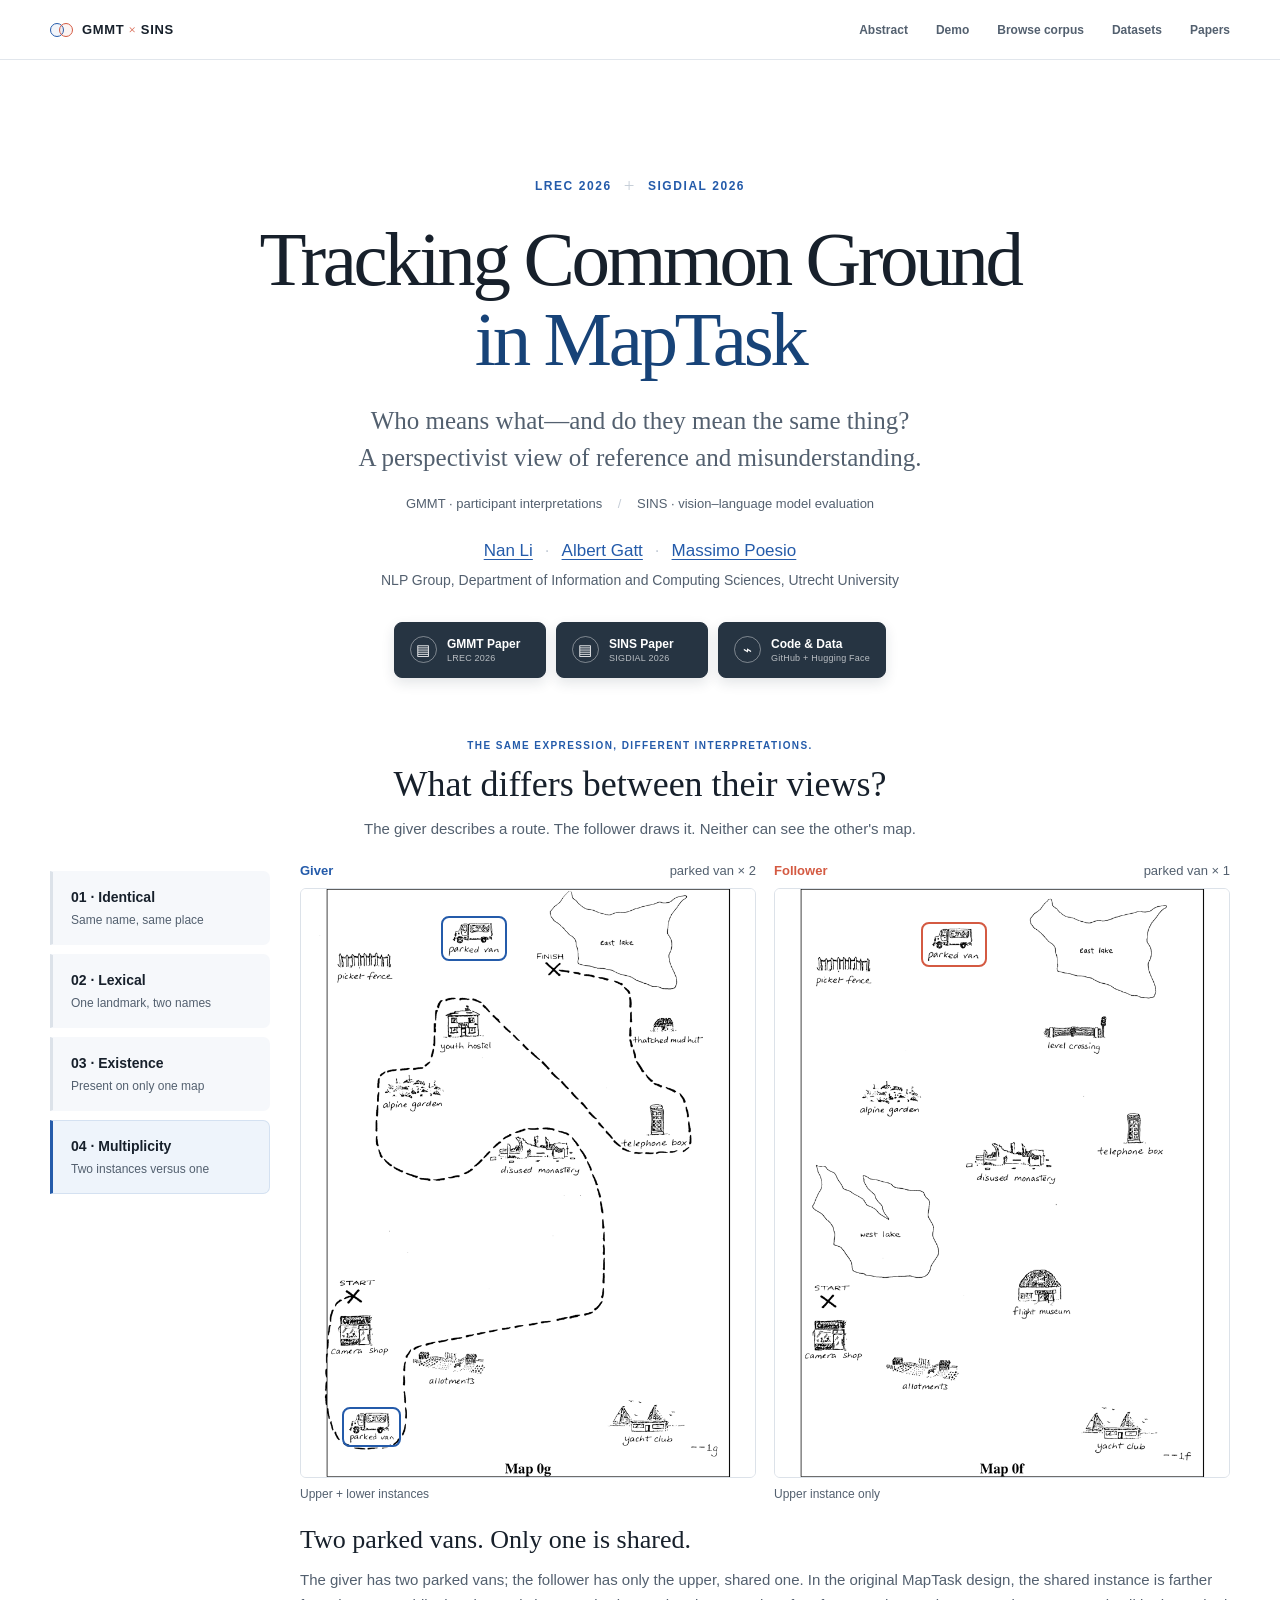
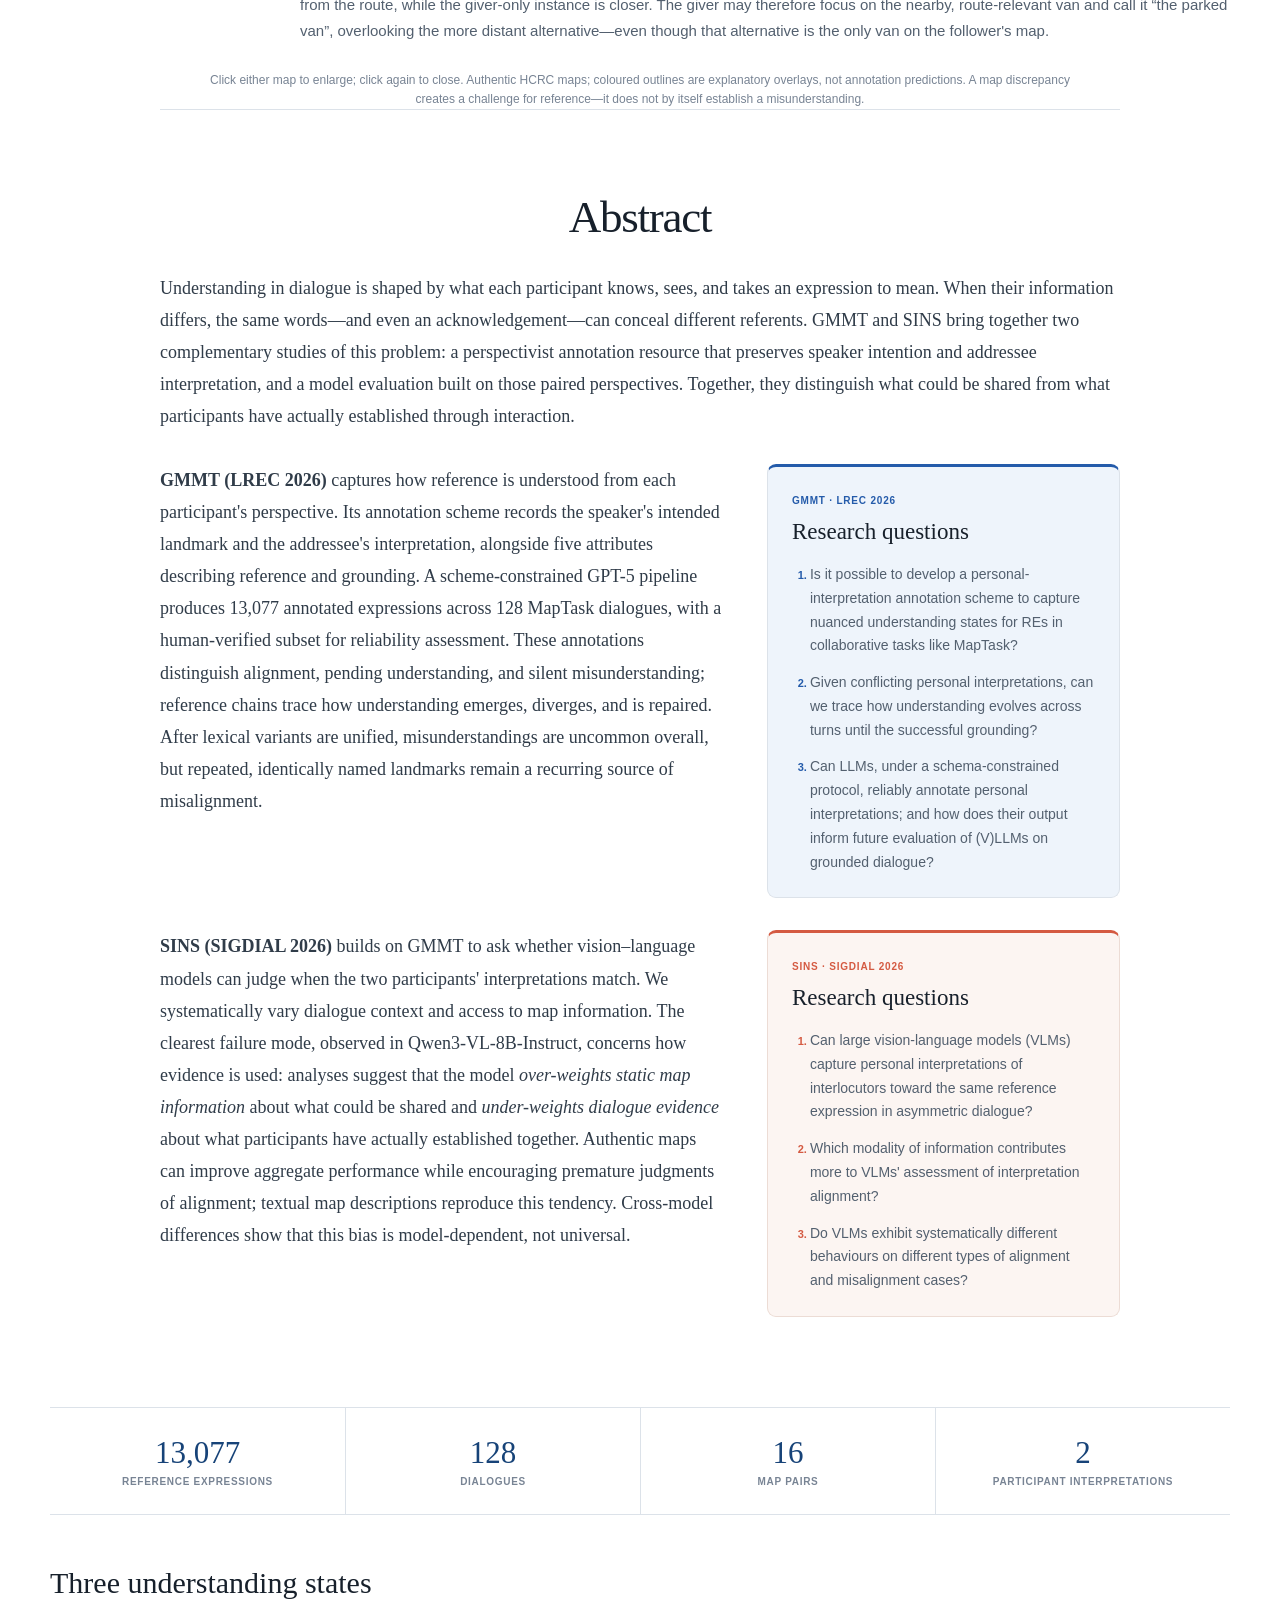
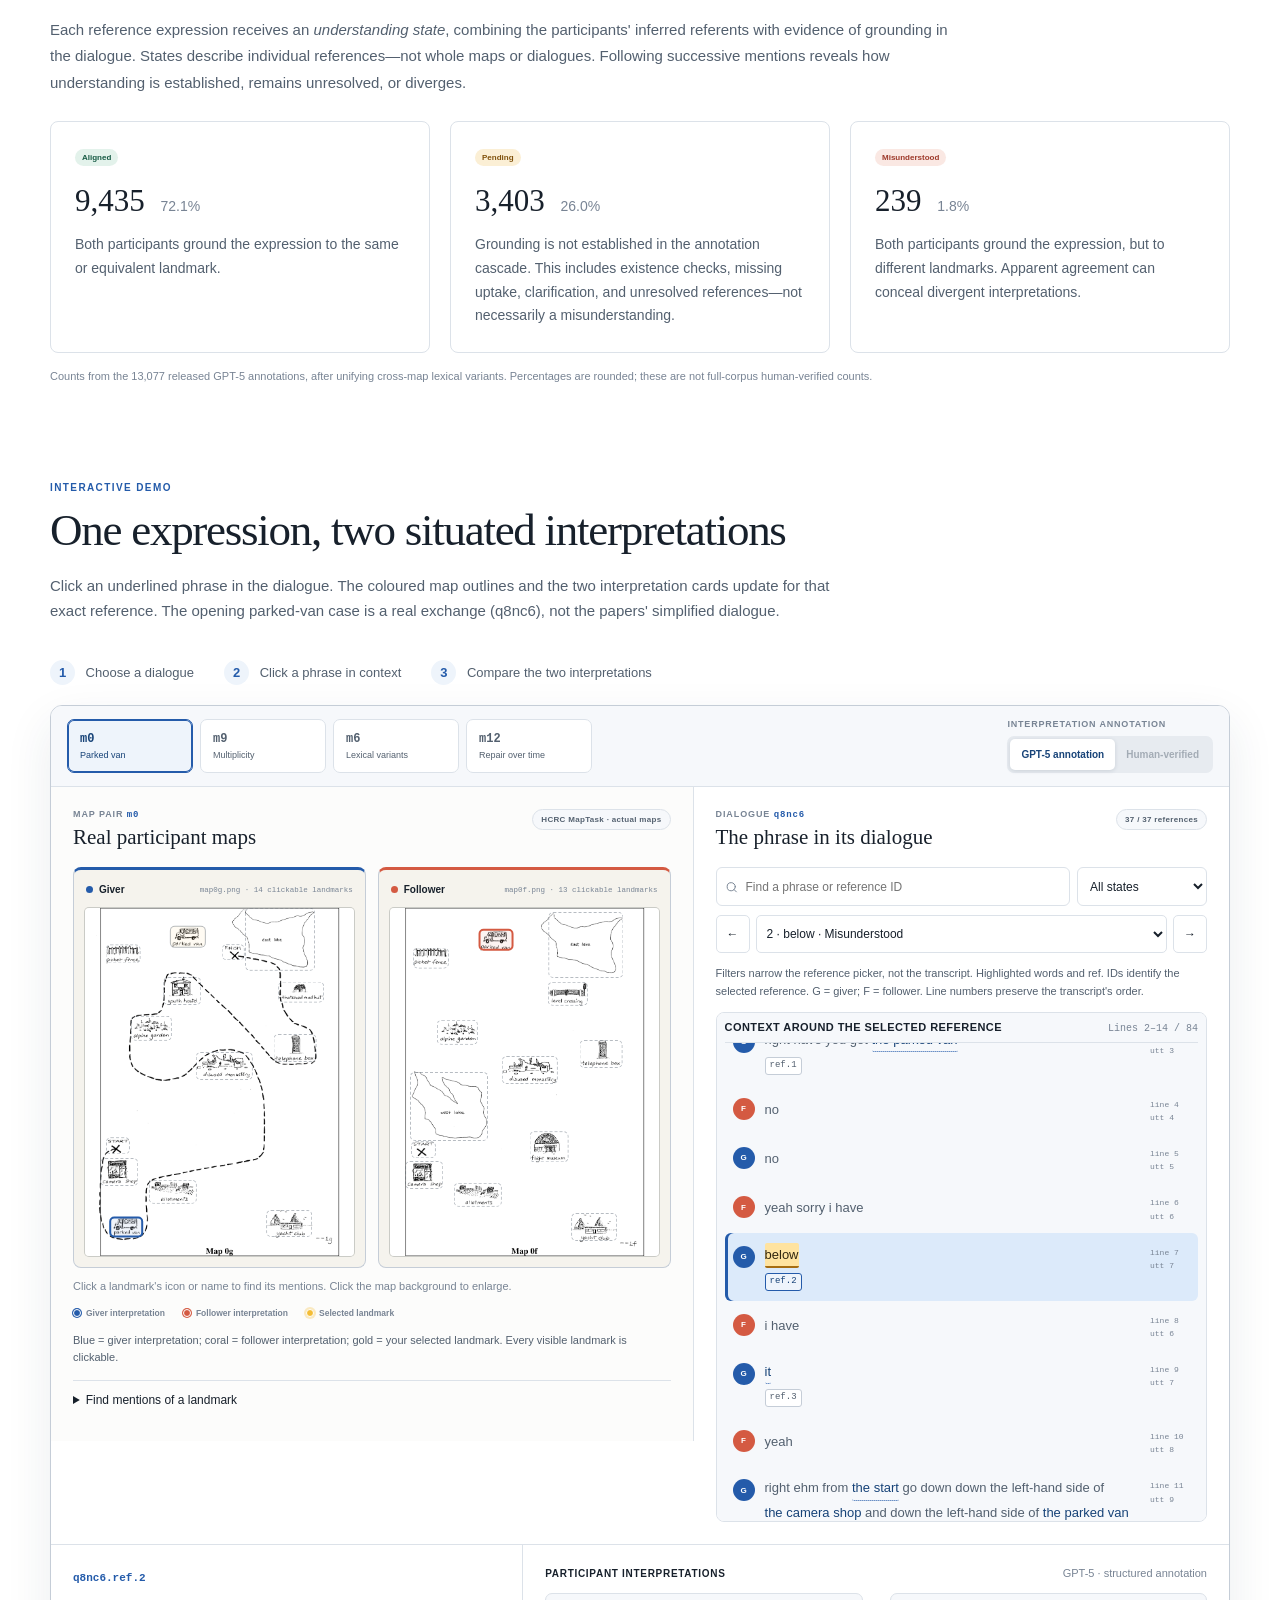
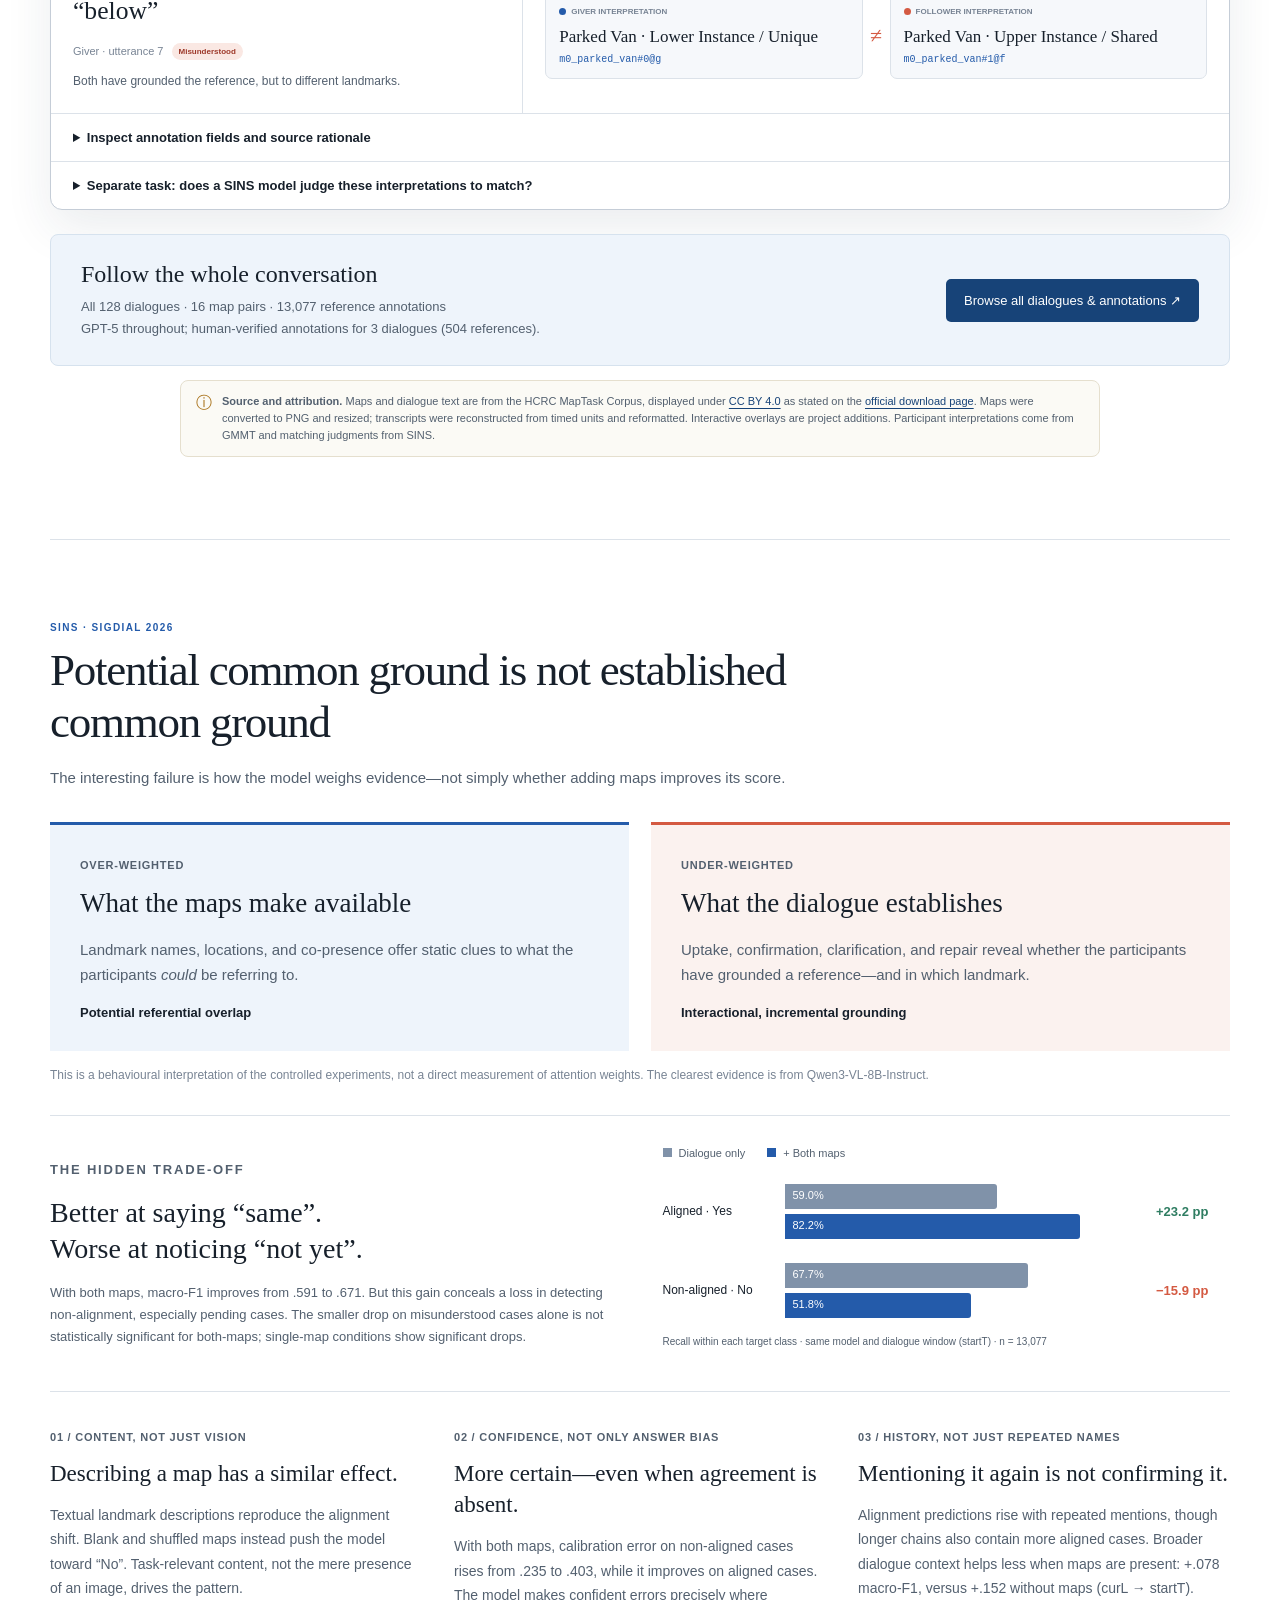
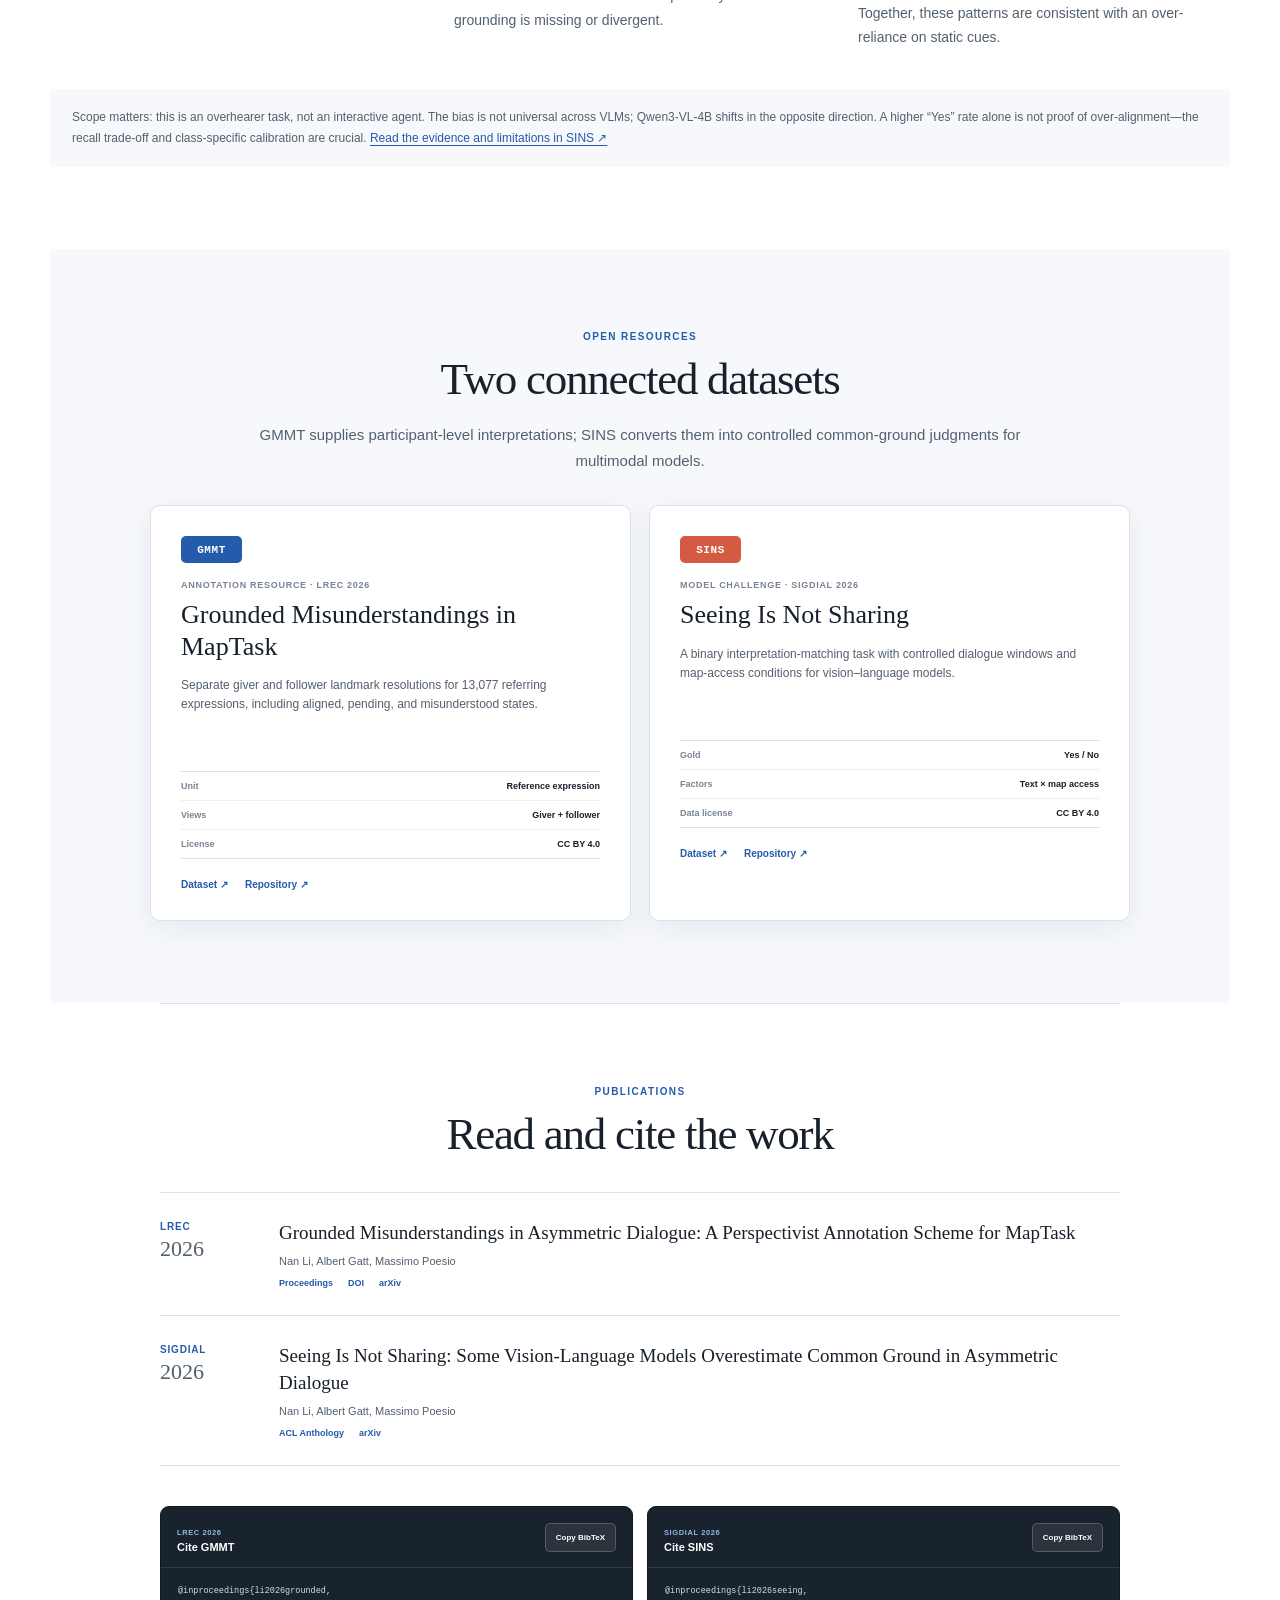
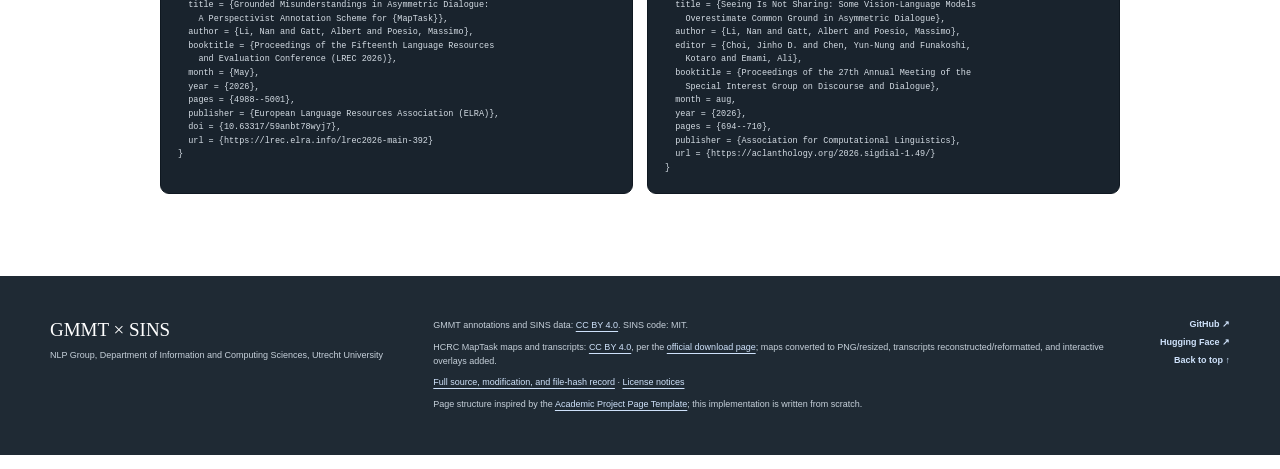
<file: index.html>
<!doctype html>
<html lang="en">
  <head>
    <meta charset="UTF-8" />
    <meta name="viewport" content="width=device-width, initial-scale=1.0" />
    <meta
      name="description"
      content="Tracking common ground in dialogue: explore how map differences shape reference, and how vision-language models judge shared understanding. GMMT and SINS."
    />
    <meta name="theme-color" content="#ffffff" />
    <meta name="robots" content="index,follow" />
    <link rel="canonical" href="https://chnln.github.io/maptask-vis/" />

    <meta property="og:type" content="website" />
    <meta property="og:site_name" content="GMMT × SINS" />
    <meta property="og:title" content="Tracking Common Ground in MapTask · GMMT × SINS" />
    <meta
      property="og:description"
      content="Two connected papers on perspectivist reference annotation and vision-language models' estimates of common ground."
    />
    <meta property="og:url" content="https://chnln.github.io/maptask-vis/" />
    <meta property="og:image" content="https://chnln.github.io/maptask-vis/static/images/maps/map9g.png" />
    <meta name="twitter:card" content="summary_large_image" />

    <meta name="citation_title" content="Grounded Misunderstandings in Asymmetric Dialogue: A Perspectivist Annotation Scheme for MapTask" />
    <meta name="citation_author" content="Nan Li" />
    <meta name="citation_author" content="Albert Gatt" />
    <meta name="citation_author" content="Massimo Poesio" />
    <meta name="citation_publication_date" content="2026/05" />
    <meta name="citation_conference_title" content="LREC 2026" />
    <meta name="citation_doi" content="10.63317/59anbt78wyj7" />
    <meta name="citation_abstract_html_url" content="https://lrec.elra.info/lrec2026-main-392" />

    <title>Tracking Common Ground in MapTask · GMMT × SINS</title>
    <link
      rel="icon"
      href="data:image/svg+xml,%3Csvg xmlns='http://www.w3.org/2000/svg' viewBox='0 0 32 32'%3E%3Ccircle cx='12' cy='16' r='8' fill='none' stroke='%232057bc' stroke-width='2'/%3E%3Ccircle cx='20' cy='16' r='8' fill='none' stroke='%23d24e35' stroke-width='2'/%3E%3C/svg%3E"
    />
    <link rel="stylesheet" href="./styles.css" />
    <script type="application/ld+json">
      {
        "@context": "https://schema.org",
        "@graph": [
          {
            "@type": "ScholarlyArticle",
            "headline": "Grounded Misunderstandings in Asymmetric Dialogue: A Perspectivist Annotation Scheme for MapTask",
            "author": [
              { "@type": "Person", "name": "Nan Li" },
              { "@type": "Person", "name": "Albert Gatt" },
              { "@type": "Person", "name": "Massimo Poesio" }
            ],
            "datePublished": "2026-05",
            "isPartOf": { "@type": "PublicationEvent", "name": "LREC 2026" },
            "url": "https://lrec.elra.info/lrec2026-main-392",
            "sameAs": "https://doi.org/10.63317/59anbt78wyj7"
          },
          {
            "@type": "ScholarlyArticle",
            "headline": "Seeing Is Not Sharing: Some Vision-Language Models Overestimate Common Ground in Asymmetric Dialogue",
            "author": [
              { "@type": "Person", "name": "Nan Li" },
              { "@type": "Person", "name": "Albert Gatt" },
              { "@type": "Person", "name": "Massimo Poesio" }
            ],
            "datePublished": "2026-08",
            "isPartOf": { "@type": "PublicationEvent", "name": "SIGDIAL 2026" },
            "url": "https://aclanthology.org/2026.sigdial-1.49/"
          },
          {
            "@type": "Dataset",
            "name": "Grounded Misunderstandings in MapTask (GMMT)",
            "creator": { "@type": "Organization", "name": "NLP Group, Department of Information and Computing Sciences, Utrecht University" },
            "license": "https://creativecommons.org/licenses/by/4.0/",
            "url": "https://huggingface.co/datasets/chnln/grounded-misunderstandings-in-maptask"
          }
        ]
      }
    </script>
    <script type="module" src="./app.js"></script>
  </head>
  <body>
    <a class="skip-link" href="#explorer">Skip to the interactive demo</a>

    <header class="site-header">
      <a class="site-mark" href="#top" aria-label="GMMT and SINS project home">
        <span class="site-mark-symbol" aria-hidden="true"><i></i><i></i></span>
        <span>GMMT <b>×</b> SINS</span>
      </a>
      <nav aria-label="Project navigation">
        <a href="#abstract">Abstract</a>
        <a href="#explorer">Demo</a>
        <a href="./explorer.html">Browse corpus</a>
        <a href="#datasets">Datasets</a>
        <a href="#publications">Papers</a>
      </nav>
    </header>

    <main id="top">
      <section class="paper-hero page-width" aria-labelledby="project-title">
        <p class="venue-line">
          <span>LREC 2026</span>
          <i aria-hidden="true">+</i>
          <span>SIGDIAL 2026</span>
        </p>
        <h1 id="project-title">Tracking Common Ground<br /><em>in MapTask</em></h1>
        <p class="subtitle">Who means what—and do they mean the same thing?<br />A perspectivist view of reference and misunderstanding.</p>
        <p class="project-scope">GMMT · participant interpretations <span> / </span> SINS · vision–language model evaluation</p>

        <p class="authors">
          <a href="https://chnln.github.io/" target="_blank" rel="noreferrer">Nan Li</a>
          <span>·</span>
          <a href="https://albertgatt.github.io/" target="_blank" rel="noreferrer">Albert Gatt</a>
          <span>·</span>
          <a href="http://massimopoesio.org/" target="_blank" rel="noreferrer">Massimo Poesio</a>
        </p>
        <p class="affiliation">NLP Group, Department of Information and Computing Sciences, Utrecht University</p>

        <div class="resource-buttons" aria-label="Project resources">
          <a href="https://lrec.elra.info/lrec2026-main-392" target="_blank" rel="noreferrer">
            <span class="resource-icon" aria-hidden="true">▤</span>
            <span><b>GMMT Paper</b><small>LREC 2026</small></span>
          </a>
          <a href="https://aclanthology.org/2026.sigdial-1.49/" target="_blank" rel="noreferrer">
            <span class="resource-icon" aria-hidden="true">▤</span>
            <span><b>SINS Paper</b><small>SIGDIAL 2026</small></span>
          </a>
          <a href="#datasets">
            <span class="resource-icon" aria-hidden="true">⌁</span>
            <span><b>Code &amp; Data</b><small>GitHub + Hugging Face</small></span>
          </a>
        </div>
      </section>

      <section class="discrepancy-gallery page-width" aria-labelledby="discrepancy-title">
        <div class="gallery-intro"><p class="section-number">The same expression, different interpretations.</p><h2 id="discrepancy-title">What differs between their views?</h2><p>The giver describes a route. The follower draws it. Neither can see the other's map.</p></div>
        <div class="gallery-layout">
          <div class="discrepancy-tabs" role="tablist" aria-label="Landmark relationships" aria-orientation="vertical">
            <button id="tab-identical" role="tab" aria-selected="false" aria-controls="discrepancy-panel" tabindex="-1" data-discrepancy="identical"><b>01 · Identical</b><span>Same name, same place</span></button>
            <button id="tab-lexical" role="tab" aria-selected="false" aria-controls="discrepancy-panel" tabindex="-1" data-discrepancy="lexical"><b>02 · Lexical</b><span>One landmark, two names</span></button>
            <button id="tab-existence" role="tab" aria-selected="false" aria-controls="discrepancy-panel" tabindex="-1" data-discrepancy="existence"><b>03 · Existence</b><span>Present on only one map</span></button>
            <button id="tab-multiplicity" role="tab" aria-selected="true" aria-controls="discrepancy-panel" tabindex="0" data-discrepancy="multiplicity"><b>04 · Multiplicity</b><span>Two instances versus one</span></button>
          </div>
          <div id="discrepancy-panel" role="tabpanel" aria-labelledby="tab-multiplicity" tabindex="0"></div>
        </div>
        <p class="gallery-footnote">Click either map to enlarge; click again to close. Authentic HCRC maps; coloured outlines are explanatory overlays, not annotation predictions. A map discrepancy creates a challenge for reference—it does not by itself establish a misunderstanding.</p>
      </section>

      <section id="abstract" class="paper-section narrow-width" aria-labelledby="abstract-title">
        <h2 id="abstract-title">Abstract</h2>
        <div class="abstract-grid">
          <p class="abstract-intro">
            Understanding in dialogue is shaped by what each participant knows, sees, and takes an expression to mean. When their information differs, the same words—and even an acknowledgement—can conceal different referents. GMMT and SINS bring together two complementary studies of this problem: a perspectivist annotation resource that preserves speaker intention and addressee interpretation, and a model evaluation built on those paired perspectives. Together, they distinguish what could be shared from what participants have actually established through interaction.
          </p>
          <p>
            <strong>GMMT (LREC 2026)</strong> captures how reference is understood from each participant's perspective. Its annotation scheme records the speaker's intended landmark and the addressee's interpretation, alongside five attributes describing reference and grounding. A scheme-constrained GPT-5 pipeline produces 13,077 annotated expressions across 128 MapTask dialogues, with a human-verified subset for reliability assessment. These annotations distinguish alignment, pending understanding, and silent misunderstanding; reference chains trace how understanding emerges, diverges, and is repaired. After lexical variants are unified, misunderstandings are uncommon overall, but repeated, identically named landmarks remain a recurring source of misalignment.
          </p>
          <aside class="research-question gmmt-questions" aria-labelledby="gmmt-questions-title">
            <span>GMMT · LREC 2026</span>
            <h3 id="gmmt-questions-title">Research questions</h3>
            <ol>
              <li>Is it possible to develop a personal-interpretation annotation scheme to capture nuanced understanding states for REs in collaborative tasks like MapTask?</li>
              <li>Given conflicting personal interpretations, can we trace how understanding evolves across turns until the successful grounding?</li>
              <li>Can LLMs, under a schema-constrained protocol, reliably annotate personal interpretations; and how does their output inform future evaluation of (V)LLMs on grounded dialogue?</li>
            </ol>
          </aside>
          <p>
            <strong>SINS (SIGDIAL 2026)</strong> builds on GMMT to ask whether vision–language models can judge when the two participants' interpretations match. We systematically vary dialogue context and access to map information. The clearest failure mode, observed in Qwen3-VL-8B-Instruct, concerns how evidence is used: analyses suggest that the model <em>over-weights static map information</em> about what could be shared and <em>under-weights dialogue evidence</em> about what participants have actually established together. Authentic maps can improve aggregate performance while encouraging premature judgments of alignment; textual map descriptions reproduce this tendency. Cross-model differences show that this bias is model-dependent, not universal.
          </p>
          <aside class="research-question sins-questions" aria-labelledby="sins-questions-title">
            <span>SINS · SIGDIAL 2026</span>
            <h3 id="sins-questions-title">Research questions</h3>
            <ol>
              <li>Can large vision-language models (VLMs) capture personal interpretations of interlocutors toward the same reference expression in asymmetric dialogue?</li>
              <li>Which modality of information contributes more to VLMs' assessment of interpretation alignment?</li>
              <li>Do VLMs exhibit systematically different behaviours on different types of alignment and misalignment cases?</li>
            </ol>
          </aside>
        </div>
      </section>

      <section class="stat-strip page-width" aria-label="GMMT corpus statistics">
        <div><strong>13,077</strong><span>reference expressions</span></div>
        <div><strong>128</strong><span>dialogues</span></div>
        <div><strong>16</strong><span>map pairs</span></div>
        <div><strong>2</strong><span>participant interpretations</span></div>
      </section>

      <section class="understanding-states page-width" aria-labelledby="understanding-states-title">
        <h2 id="understanding-states-title">Three understanding states</h2>
        <p class="states-intro">Each reference expression receives an <em>understanding state</em>, combining the participants' inferred referents with evidence of grounding in the dialogue. States describe individual references—not whole maps or dialogues. Following successive mentions reveals how understanding is established, remains unresolved, or diverges.</p>
        <div class="state-cards">
          <article data-state="aligned"><span class="status-pill aligned">Aligned</span><strong>9,435 <small>72.1%</small></strong><p>Both participants ground the expression to the same or equivalent landmark.</p></article>
          <article data-state="pending"><span class="status-pill pending">Pending</span><strong>3,403 <small>26.0%</small></strong><p>Grounding is not established in the annotation cascade. This includes existence checks, missing uptake, clarification, and unresolved references—not necessarily a misunderstanding.</p></article>
          <article data-state="misunderstood"><span class="status-pill misunderstood">Misunderstood</span><strong>239 <small>1.8%</small></strong><p>Both participants ground the expression, but to different landmarks. Apparent agreement can conceal divergent interpretations.</p></article>
        </div>
        <p class="states-source">Counts from the 13,077 released GPT-5 annotations, after unifying cross-map lexical variants. Percentages are rounded; these are not full-corpus human-verified counts.</p>
      </section>

      <section id="explorer" class="paper-section demo-section page-width" aria-labelledby="explorer-title">
        <div class="section-heading">
          <span class="section-number">Interactive demo</span>
          <h2 id="explorer-title">One expression, two situated interpretations</h2>
          <p>
            Click an underlined phrase in the dialogue. The coloured map outlines and the two interpretation cards update for that exact reference. The opening parked-van case is a real exchange (q8nc6), not the papers' simplified dialogue.
          </p>
        </div>

        <div class="reading-guide"><span><b>1</b> Choose a dialogue</span><span><b>2</b> Click a phrase in context</span><span><b>3</b> Compare the two interpretations</span></div>
        <div class="explorer-frame">
          <div class="explorer-toolbar">
            <div class="map-switcher" role="group" aria-label="Choose map pair" id="map-switcher"></div>
            <div class="corpus-selectors" hidden><label>Map pair<select id="corpus-map"></select></label><label>Dialogue<select id="corpus-dialogue"></select></label></div>
            <div class="annotation-control">
              <span>Interpretation annotation</span>
              <div class="segmented" role="group" aria-label="Choose annotation source">
                <button type="button" data-source="gpt5" class="is-active" aria-pressed="true">GPT-5 annotation</button>
                <button type="button" data-source="human" aria-pressed="false">Human-verified</button>
              </div>
            </div>
          </div>

          <div class="explorer-grid">
            <section class="maps-panel" aria-labelledby="map-panel-title">
              <div class="panel-heading">
                <div>
                  <span class="panel-kicker">Map pair <b id="current-map-id">m9</b></span>
                  <h3 id="map-panel-title">Real participant maps</h3>
                </div>
                <span class="map-source-badge">HCRC MapTask · actual maps</span>
              </div>

              <div class="map-pair" id="map-pair"></div>
              <p class="map-zoom-help">Click a landmark's icon or name to find its mentions. Click the map background to enlarge.</p>

              <div class="map-legend" aria-label="Map overlay legend">
                <span><i class="legend-shared"></i> Giver interpretation</span>
                <span><i class="legend-unique"></i> Follower interpretation</span>
                <span><i class="legend-active"></i> Selected landmark</span>
              </div>
              <p class="overlay-note" id="overlay-note"></p>
              <details class="landmark-picker" id="landmark-picker"><summary>Find mentions of a landmark <span id="landmark-selection-label"></span></summary><div id="landmark-list"></div></details>
              <div id="landmark-mentions" class="landmark-mentions"></div>
            </section>

            <aside class="trace-panel" aria-labelledby="trace-title">
              <div class="panel-heading trace-heading">
                <div>
                  <span class="panel-kicker">Dialogue <b id="current-dialogue-id">q1ec2</b></span>
                  <h3 id="trace-title">The phrase in its dialogue</h3>
                </div>
                <span class="trace-count" id="trace-count">0 REs</span>
              </div>

              <div class="trace-tools">
                <label class="search-field">
                  <span class="sr-only">Search reference expressions</span>
                  <svg viewBox="0 0 24 24" aria-hidden="true"><path d="m21 21-4.4-4.4m2.4-5.1a7.5 7.5 0 1 1-15 0 7.5 7.5 0 0 1 15 0Z" /></svg>
                  <input id="trace-search" type="search" placeholder="Find a phrase or reference ID" />
                </label>
                <label class="status-field">
                  <span class="sr-only">Filter by annotation status</span>
                  <select id="status-filter">
                    <option value="all">All states</option>
                    <option value="misunderstood">Misunderstood</option>
                    <option value="pending">Pending</option>
                    <option value="aligned">Aligned</option>
                  </select>
                </label>
              </div>

              <div class="reference-navigation"><button type="button" id="previous-ref" aria-label="Previous reference">←</button><label><span class="sr-only">Selected reference expression</span><select id="reference-select"></select></label><button type="button" id="next-ref" aria-label="Next reference">→</button></div>
              <p class="dialogue-help" id="dialogue-help">Highlighted words are the selected reference. G = giver; F = follower. Line numbers follow the transcript, not alternating speaker turns.</p>
              <div class="dialogue-excerpt" id="dialogue-excerpt" aria-live="polite"></div>
            </aside>
          </div>

          <section class="detail-panel" aria-labelledby="detail-title" aria-live="polite">
            <div class="detail-context">
              <span class="detail-id" id="detail-id">Selected reference</span>
              <blockquote id="detail-expression">—</blockquote>
              <div class="detail-meta">
                <span id="detail-speaker"></span>
                <span class="status-pill" id="detail-status"></span>
              </div>
              <p id="status-explanation" class="status-explanation"></p>
            </div>

            <div class="interpretation-group">
              <div class="detail-label-row">
                <h3 id="detail-title">Participant interpretations</h3>
                <span id="annotation-source-label"></span>
              </div>
              <div class="interpretation-cards">
                <article>
                  <span><i class="giver-dot"></i> Giver interpretation</span>
                  <strong id="giver-interpretation">—</strong>
                  <code id="giver-id"></code>
                </article>
                <span class="comparison-symbol" id="comparison-symbol" aria-label="Different interpretations">≠</span>
                <article>
                  <span><i class="follower-dot"></i> Follower interpretation</span>
                  <strong id="follower-interpretation">—</strong>
                  <code id="follower-id"></code>
                </article>
              </div>
            </div>

          </section>
          <p id="anchor-note" class="anchor-note" hidden></p>
          <details class="annotation-inspector"><summary>Inspect annotation fields and source rationale</summary><div id="annotation-fields"></div><p id="annotation-reason"></p><p class="inspector-note">Rationale text is retained from the selected source, not independently verified by this website. Null means the field was not evaluated in the annotation cascade.</p></details>
          <details class="sins-inspector"><summary>Separate task: does a SINS model judge these interpretations to match?</summary><div class="judgment-group">
              <div class="detail-label-row">
                <h3>Interpretation matching · Yes / No</h3>
                <span>Qwen3-VL-8B-Instruct · dialogue start through current transaction</span>
              </div>
              <div class="judgment-cards">
                <article><span>SINS dataset target</span><strong id="gold-judgment">—</strong></article>
                <article><span>Dialogue only</span><strong id="text-judgment">—</strong></article>
                <article class="emphasis"><span>Dialogue + both maps</span><strong id="maps-judgment">—</strong></article>
              </div>
              <p>These are matching judgments, not landmark predictions. The SINS target comes from the released GPT-5 annotation layer and does not change when you inspect a human-verified annotation above. A dash means no saved prediction is available.</p>
            </div></details>
        </div>

        <div class="browse-corpus-cta"><div><h3>Follow the whole conversation</h3><p>All 128 dialogues · 16 map pairs · 13,077 reference annotations<br />GPT-5 throughout; human-verified annotations for 3 dialogues (504 references).</p></div><a id="browse-corpus" href="./explorer.html">Browse all dialogues &amp; annotations <span aria-hidden="true">↗</span></a></div>

        <div class="rights-note">
          <span aria-hidden="true">ⓘ</span>
          <p>
            <strong>Source and attribution.</strong> Maps and dialogue text are from the HCRC MapTask Corpus, displayed under <a href="https://creativecommons.org/licenses/by/4.0/" target="_blank" rel="noreferrer">CC BY 4.0</a> as stated on the <a href="https://groups.inf.ed.ac.uk/maptask/maptasknxt.html" target="_blank" rel="noreferrer">official download page</a>. Maps were converted to PNG and resized; transcripts were reconstructed from timed units and reformatted. Interactive overlays are project additions. Participant interpretations come from GMMT and matching judgments from SINS.
          </p>
        </div>
        <dialog id="map-zoom-dialog" class="map-zoom-dialog" aria-labelledby="map-zoom-title" aria-describedby="map-zoom-help">
          <div class="map-zoom-heading">
            <h2 id="map-zoom-title">Enlarged map</h2>
            <button id="map-zoom-close" type="button" aria-label="Close enlarged map" autofocus>×</button>
          </div>
          <button id="map-zoom-image" class="map-zoom-image" type="button" aria-label="Close enlarged map"></button>
          <p id="map-zoom-help">Click the map again, click outside, or press Esc to close.</p>
        </dialog>
      </section>

      <section id="results" class="paper-section page-width" aria-labelledby="results-title">
        <div class="section-heading compact">
          <span class="section-number">SINS · SIGDIAL 2026</span>
          <h2 id="results-title">Potential common ground is not established common ground</h2>
          <p>The interesting failure is how the model weighs evidence—not simply whether adding maps improves its score.</p>
        </div>
        <div class="evidence-balance">
          <article class="overweight"><span>Over-weighted</span><h3>What the maps make available</h3><p>Landmark names, locations, and co-presence offer static clues to what the participants <em>could</em> be referring to.</p><strong>Potential referential overlap</strong></article>
          <article class="underweight"><span>Under-weighted</span><h3>What the dialogue establishes</h3><p>Uptake, confirmation, clarification, and repair reveal whether the participants have grounded a reference—and in which landmark.</p><strong>Interactional, incremental grounding</strong></article>
        </div>
        <p class="evidence-interpretation">This is a behavioural interpretation of the controlled experiments, not a direct measurement of attention weights. The clearest evidence is from Qwen3-VL-8B-Instruct.</p>
        <div class="tradeoff-panel">
          <div><p class="section-number">The hidden trade-off</p><h3>Better at saying “same”.<br />Worse at noticing “not yet”.</h3><p>With both maps, macro-F1 improves from .591 to .671. But this gain conceals a loss in detecting non-alignment, especially pending cases. The smaller drop on misunderstood cases alone is not statistically significant for both-maps; single-map conditions show significant drops.</p></div>
          <div class="recall-comparison" role="img" aria-label="Aligned recall rises from 59.0 to 82.2 percent; non-aligned recall falls from 67.7 to 51.8 percent with both maps. Qwen3-VL-8B-Instruct, startT, 13077 references.">
            <div class="comparison-key"><span>Dialogue only</span><span>+ Both maps</span></div>
            <div class="recall-row"><b>Aligned · Yes</b><div><i style="width:59%">59.0%</i><i style="width:82.2%">82.2%</i></div><strong class="gain">+23.2 pp</strong></div>
            <div class="recall-row"><b>Non-aligned · No</b><div><i style="width:67.7%">67.7%</i><i style="width:51.8%">51.8%</i></div><strong class="loss">−15.9 pp</strong></div>
            <p>Recall within each target class · same model and dialogue window (startT) · n = 13,077</p>
          </div>
        </div>
        <div class="evidence-grid">
          <article><span>01 / Content, not just vision</span><h3>Describing a map has a similar effect.</h3><p>Textual landmark descriptions reproduce the alignment shift. Blank and shuffled maps instead push the model toward “No”. Task-relevant content, not the mere presence of an image, drives the pattern.</p></article>
          <article><span>02 / Confidence, not only answer bias</span><h3>More certain—even when agreement is absent.</h3><p>With both maps, calibration error on non-aligned cases rises from .235 to .403, while it improves on aligned cases. The model makes confident errors precisely where grounding is missing or divergent.</p></article>
          <article><span>03 / History, not just repeated names</span><h3>Mentioning it again is not confirming it.</h3><p>Alignment predictions rise with repeated mentions, though longer chains also contain more aligned cases. Broader dialogue context helps less when maps are present: +.078 macro-F1, versus +.152 without maps (curL → startT). Together, these patterns are consistent with an over-reliance on static cues.</p></article>
        </div>
        <p class="results-caveat">Scope matters: this is an overhearer task, not an interactive agent. The bias is not universal across VLMs; Qwen3-VL-4B shifts in the opposite direction. A higher “Yes” rate alone is not proof of over-alignment—the recall trade-off and class-specific calibration are crucial. <a href="https://aclanthology.org/2026.sigdial-1.49/" target="_blank" rel="noreferrer">Read the evidence and limitations in SINS ↗</a></p>
      </section>

      <section id="datasets" class="paper-section page-width" aria-labelledby="datasets-title">
        <div class="section-heading compact centered">
          <span class="section-number">Open resources</span>
          <h2 id="datasets-title">Two connected datasets</h2>
          <p>GMMT supplies participant-level interpretations; SINS converts them into controlled common-ground judgments for multimodal models.</p>
        </div>

        <div class="dataset-grid">
          <article class="dataset-card">
            <div class="dataset-badge gmmt">GMMT</div>
            <span class="dataset-kind">Annotation resource · LREC 2026</span>
            <h3>Grounded Misunderstandings in MapTask</h3>
            <p>Separate giver and follower landmark resolutions for 13,077 referring expressions, including aligned, pending, and misunderstood states.</p>
            <dl>
              <div><dt>Unit</dt><dd>Reference expression</dd></div>
              <div><dt>Views</dt><dd>Giver + follower</dd></div>
              <div><dt>License</dt><dd>CC BY 4.0</dd></div>
            </dl>
            <div class="card-links">
              <a href="https://huggingface.co/datasets/chnln/grounded-misunderstandings-in-maptask" target="_blank" rel="noreferrer">Dataset ↗</a>
              <a href="https://github.com/chnln/grounded-misunderstandings-in-maptask" target="_blank" rel="noreferrer">Repository ↗</a>
            </div>
          </article>

          <article class="dataset-card">
            <div class="dataset-badge sins">SINS</div>
            <span class="dataset-kind">Model challenge · SIGDIAL 2026</span>
            <h3>Seeing Is Not Sharing</h3>
            <p>A binary interpretation-matching task with controlled dialogue windows and map-access conditions for vision–language models.</p>
            <dl>
              <div><dt>Gold</dt><dd>Yes / No</dd></div>
              <div><dt>Factors</dt><dd>Text × map access</dd></div>
              <div><dt>Data license</dt><dd>CC BY 4.0</dd></div>
            </dl>
            <div class="card-links">
              <a href="https://huggingface.co/datasets/chnln/seeing-is-not-sharing" target="_blank" rel="noreferrer">Dataset ↗</a>
              <a href="https://github.com/chnln/seeing-is-not-sharing" target="_blank" rel="noreferrer">Repository ↗</a>
            </div>
          </article>
        </div>
      </section>

      <section id="publications" class="paper-section narrow-width" aria-labelledby="publications-title">
        <div class="section-heading compact centered">
          <span class="section-number">Publications</span>
          <h2 id="publications-title">Read and cite the work</h2>
        </div>

        <div class="publication-list">
          <article>
            <span class="pub-venue">LREC<br /><b>2026</b></span>
            <div>
              <h3>Grounded Misunderstandings in Asymmetric Dialogue: A Perspectivist Annotation Scheme for MapTask</h3>
              <p>Nan Li, Albert Gatt, Massimo Poesio</p>
              <div class="pub-links">
                <a href="https://lrec.elra.info/lrec2026-main-392" target="_blank" rel="noreferrer">Proceedings</a>
                <a href="https://doi.org/10.63317/59anbt78wyj7" target="_blank" rel="noreferrer">DOI</a>
                <a href="https://arxiv.org/abs/2511.03718" target="_blank" rel="noreferrer">arXiv</a>
              </div>
            </div>
          </article>
          <article>
            <span class="pub-venue">SIGDIAL<br /><b>2026</b></span>
            <div>
              <h3>Seeing Is Not Sharing: Some Vision-Language Models Overestimate Common Ground in Asymmetric Dialogue</h3>
              <p>Nan Li, Albert Gatt, Massimo Poesio</p>
              <div class="pub-links">
                <a href="https://aclanthology.org/2026.sigdial-1.49/" target="_blank" rel="noreferrer">ACL Anthology</a>
                <a href="https://arxiv.org/abs/2606.31719" target="_blank" rel="noreferrer">arXiv</a>
              </div>
            </div>
          </article>
        </div>

        <div class="bibtex-grid" aria-label="BibTeX citations">
          <article class="bibtex-card">
            <div class="bibtex-heading">
              <div><span>LREC 2026</span><h3>Cite GMMT</h3></div>
              <button type="button" data-copy-target="bibtex-gmmt" aria-label="Copy GMMT BibTeX">Copy BibTeX</button>
            </div>
            <pre id="bibtex-gmmt"><code>@inproceedings{li2026grounded,
  title = {Grounded Misunderstandings in Asymmetric Dialogue:
    A Perspectivist Annotation Scheme for {MapTask}},
  author = {Li, Nan and Gatt, Albert and Poesio, Massimo},
  booktitle = {Proceedings of the Fifteenth Language Resources
    and Evaluation Conference (LREC 2026)},
  month = {May},
  year = {2026},
  pages = {4988--5001},
  publisher = {European Language Resources Association (ELRA)},
  doi = {10.63317/59anbt78wyj7},
  url = {https://lrec.elra.info/lrec2026-main-392}
}</code></pre>
          </article>

          <article class="bibtex-card">
            <div class="bibtex-heading">
              <div><span>SIGDIAL 2026</span><h3>Cite SINS</h3></div>
              <button type="button" data-copy-target="bibtex-sins" aria-label="Copy SINS BibTeX">Copy BibTeX</button>
            </div>
            <pre id="bibtex-sins"><code>@inproceedings{li2026seeing,
  title = {Seeing Is Not Sharing: Some Vision-Language Models
    Overestimate Common Ground in Asymmetric Dialogue},
  author = {Li, Nan and Gatt, Albert and Poesio, Massimo},
  editor = {Choi, Jinho D. and Chen, Yun-Nung and Funakoshi,
    Kotaro and Emami, Ali},
  booktitle = {Proceedings of the 27th Annual Meeting of the
    Special Interest Group on Discourse and Dialogue},
  month = aug,
  year = {2026},
  pages = {694--710},
  publisher = {Association for Computational Linguistics},
  url = {https://aclanthology.org/2026.sigdial-1.49/}
}</code></pre>
          </article>
        </div>
      </section>
    </main>

    <footer>
      <div class="footer-inner page-width">
        <div>
          <strong>GMMT × SINS</strong>
          <p>NLP Group, Department of Information and Computing Sciences, Utrecht University</p>
        </div>
        <div class="footer-notes">
          <p>GMMT annotations and SINS data: <a href="https://creativecommons.org/licenses/by/4.0/" target="_blank" rel="noreferrer">CC BY 4.0</a>. SINS code: MIT.</p>
          <p>HCRC MapTask maps and transcripts: <a href="https://creativecommons.org/licenses/by/4.0/" target="_blank" rel="noreferrer">CC BY 4.0</a>, per the <a href="https://groups.inf.ed.ac.uk/maptask/maptasknxt.html" target="_blank" rel="noreferrer">official download page</a>; maps converted to PNG/resized, transcripts reconstructed/reformatted, and interactive overlays added.</p>
          <p><a href="./CREDITS.md">Full source, modification, and file-hash record</a> · <a href="./NOTICE.md">License notices</a></p>
          <p>Page structure inspired by the <a href="https://github.com/eliahuhorwitz/Academic-project-page-template" target="_blank" rel="noreferrer">Academic Project Page Template</a>; this implementation is written from scratch.</p>
        </div>
        <div class="footer-links">
          <a href="https://github.com/chnln" target="_blank" rel="noreferrer">GitHub ↗</a>
          <a href="https://huggingface.co/chnln" target="_blank" rel="noreferrer">Hugging Face ↗</a>
          <a href="#top">Back to top ↑</a>
        </div>
      </div>
    </footer>

    <noscript>This interactive explorer requires JavaScript; the papers and resource links remain available above.</noscript>
  </body>
</html>
</file>
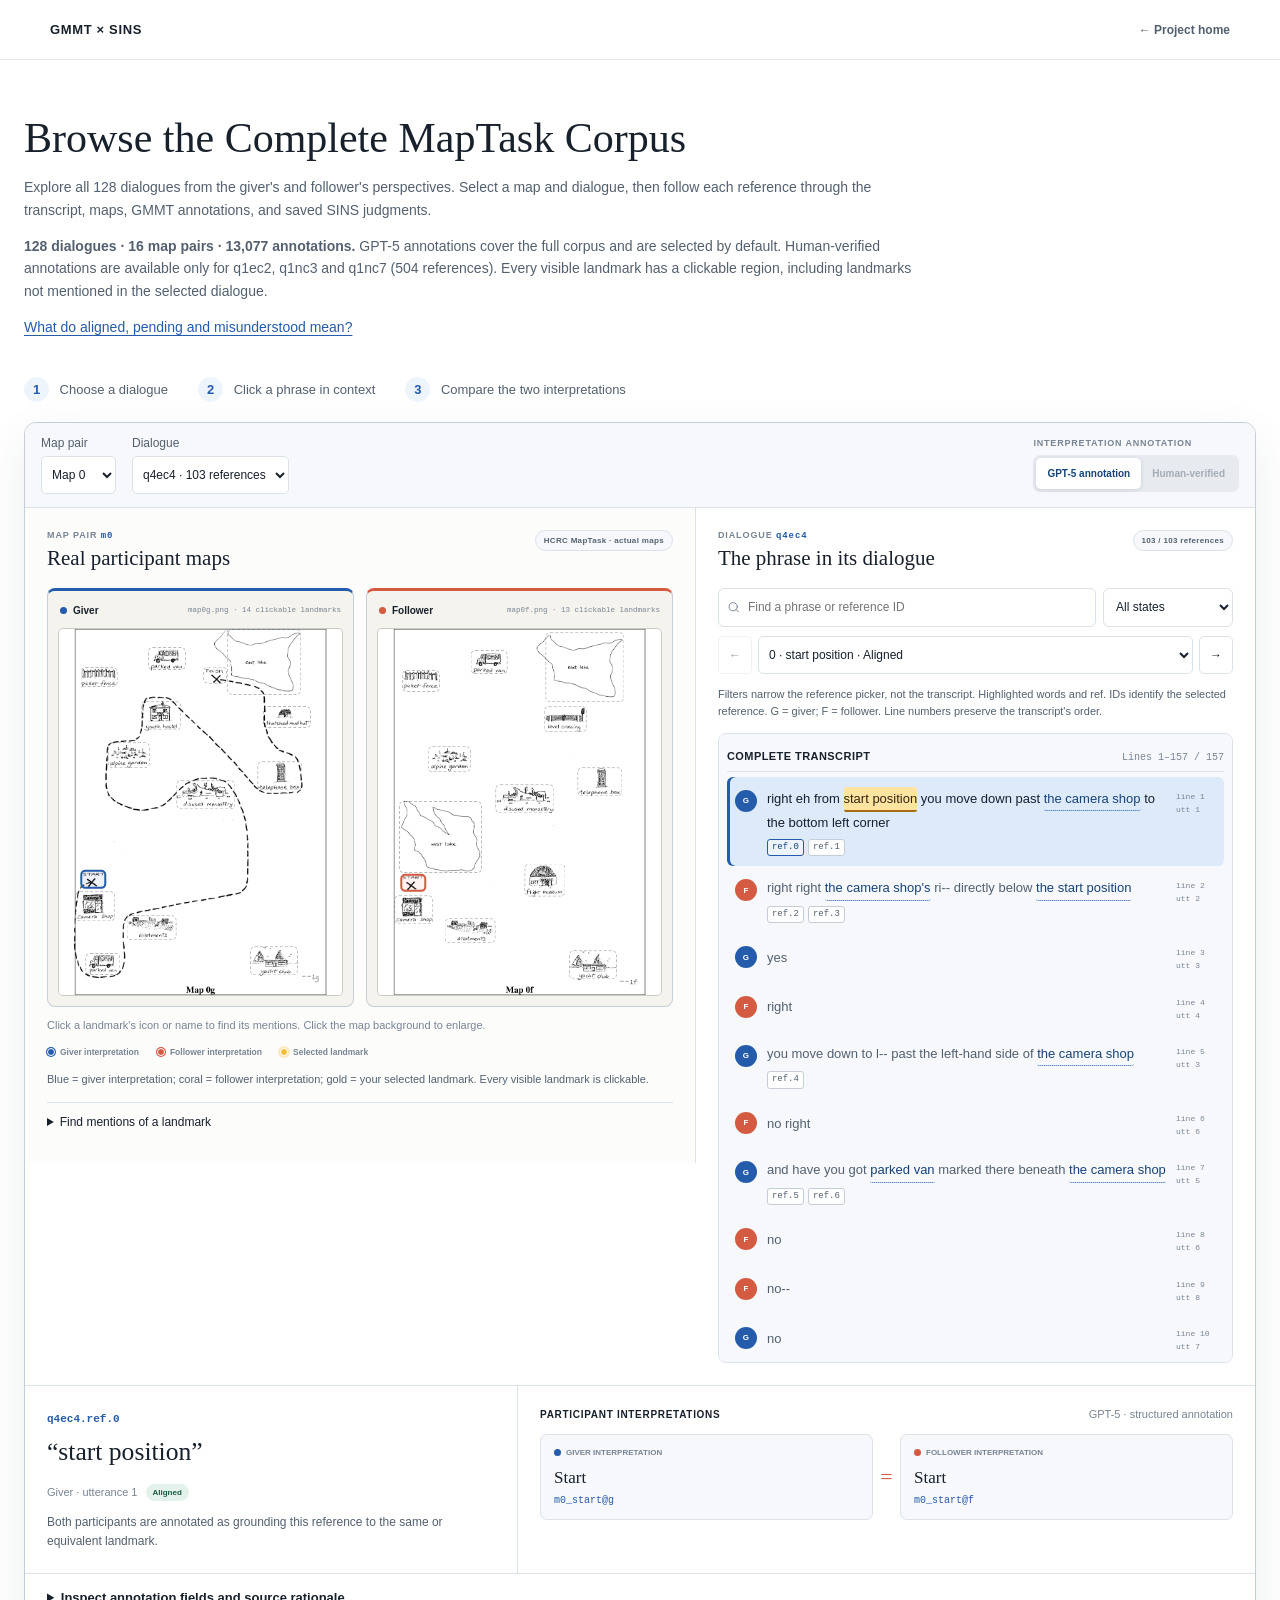
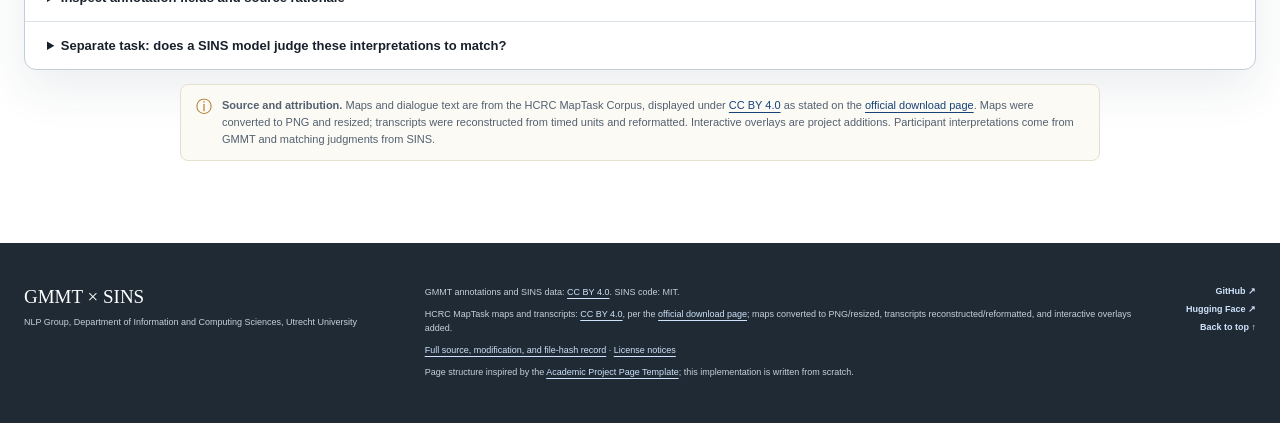
<file: explorer.html>
<!doctype html>
<html lang="en"><head>
  <meta charset="utf-8" /><meta name="viewport" content="width=device-width, initial-scale=1" />
  <title>Browse all MapTask dialogues & annotations · GMMT × SINS</title>
  <meta name="description" content="Explore all 128 MapTask dialogues, 16 map pairs and 13,077 GMMT reference annotations, with saved SINS matching judgments." />
  <meta property="og:title" content="GMMT × SINS · Full corpus browser" />
  <meta property="og:description" content="128 dialogues, 16 map pairs and 13,077 perspectivist annotations. Follow each reference in its complete dialogue." />
  <link rel="canonical" href="https://chnln.github.io/maptask-vis/explorer.html" />
  <meta property="og:url" content="https://chnln.github.io/maptask-vis/explorer.html" />
  <link rel="stylesheet" href="./styles.css" />
  <script type="module" src="./app.js"></script>
</head><body class="corpus-page" data-view="corpus">
  <a class="skip-link" href="#explorer">Skip to the corpus browser</a>
  <header class="site-header"><a class="site-mark" href="./index.html">GMMT × SINS</a><nav aria-label="Project navigation"><a href="./index.html">← Project home</a></nav></header>
  <main id="top"><section class="corpus-intro page-width"><h1>Browse the Complete MapTask Corpus</h1><p>Explore all 128 dialogues from the giver's and follower's perspectives. Select a map and dialogue, then follow each reference through the transcript, maps, GMMT annotations, and saved SINS judgments.</p><p><strong>128 dialogues · 16 map pairs · 13,077 annotations.</strong> GPT-5 annotations cover the full corpus and are selected by default. Human-verified annotations are available only for q1ec2, q1nc3 and q1nc7 (504 references). Every visible landmark has a clickable region, including landmarks not mentioned in the selected dialogue.</p><p><a href="./index.html#understanding-states-title">What do aligned, pending and misunderstood mean?</a></p></section>
        <section id="explorer" class="paper-section demo-section page-width" aria-labelledby="explorer-title">
        <div class="section-heading">
          <span class="section-number">Interactive demo</span>
          <h2 id="explorer-title">One expression, two situated interpretations</h2>
          <p>
            Click an underlined phrase in the dialogue. The coloured map outlines and the two interpretation cards update for that exact reference. The opening parked-van case is a real exchange (q8nc6), not the papers' simplified dialogue.
          </p>
        </div>

        <div class="reading-guide"><span><b>1</b> Choose a dialogue</span><span><b>2</b> Click a phrase in context</span><span><b>3</b> Compare the two interpretations</span></div>
        <div class="explorer-frame">
          <div class="explorer-toolbar">
            <div class="map-switcher" role="group" aria-label="Choose map pair" id="map-switcher"></div>
            <div class="corpus-selectors" hidden><label>Map pair<select id="corpus-map"></select></label><label>Dialogue<select id="corpus-dialogue"></select></label></div>
            <div class="annotation-control">
              <span>Interpretation annotation</span>
              <div class="segmented" role="group" aria-label="Choose annotation source">
                <button type="button" data-source="gpt5" class="is-active" aria-pressed="true">GPT-5 annotation</button>
                <button type="button" data-source="human" aria-pressed="false">Human-verified</button>
              </div>
            </div>
          </div>

          <div class="explorer-grid">
            <section class="maps-panel" aria-labelledby="map-panel-title">
              <div class="panel-heading">
                <div>
                  <span class="panel-kicker">Map pair <b id="current-map-id">m9</b></span>
                  <h3 id="map-panel-title">Real participant maps</h3>
                </div>
                <span class="map-source-badge">HCRC MapTask · actual maps</span>
              </div>

              <div class="map-pair" id="map-pair"></div>
              <p class="map-zoom-help">Click a landmark's icon or name to find its mentions. Click the map background to enlarge.</p>

              <div class="map-legend" aria-label="Map overlay legend">
                <span><i class="legend-shared"></i> Giver interpretation</span>
                <span><i class="legend-unique"></i> Follower interpretation</span>
                <span><i class="legend-active"></i> Selected landmark</span>
              </div>
              <p class="overlay-note" id="overlay-note"></p>
              <details class="landmark-picker" id="landmark-picker"><summary>Find mentions of a landmark <span id="landmark-selection-label"></span></summary><div id="landmark-list"></div></details>
              <div id="landmark-mentions" class="landmark-mentions"></div>
            </section>

            <aside class="trace-panel" aria-labelledby="trace-title">
              <div class="panel-heading trace-heading">
                <div>
                  <span class="panel-kicker">Dialogue <b id="current-dialogue-id">q1ec2</b></span>
                  <h3 id="trace-title">The phrase in its dialogue</h3>
                </div>
                <span class="trace-count" id="trace-count">0 REs</span>
              </div>

              <div class="trace-tools">
                <label class="search-field">
                  <span class="sr-only">Search reference expressions</span>
                  <svg viewBox="0 0 24 24" aria-hidden="true"><path d="m21 21-4.4-4.4m2.4-5.1a7.5 7.5 0 1 1-15 0 7.5 7.5 0 0 1 15 0Z" /></svg>
                  <input id="trace-search" type="search" placeholder="Find a phrase or reference ID" />
                </label>
                <label class="status-field">
                  <span class="sr-only">Filter by annotation status</span>
                  <select id="status-filter">
                    <option value="all">All states</option>
                    <option value="misunderstood">Misunderstood</option>
                    <option value="pending">Pending</option>
                    <option value="aligned">Aligned</option>
                  </select>
                </label>
              </div>

              <div class="reference-navigation"><button type="button" id="previous-ref" aria-label="Previous reference">←</button><label><span class="sr-only">Selected reference expression</span><select id="reference-select"></select></label><button type="button" id="next-ref" aria-label="Next reference">→</button></div>
              <p class="dialogue-help" id="dialogue-help">Highlighted words are the selected reference. G = giver; F = follower. Line numbers follow the transcript, not alternating speaker turns.</p>
              <div class="dialogue-excerpt" id="dialogue-excerpt" aria-live="polite"></div>
            </aside>
          </div>

          <section class="detail-panel" aria-labelledby="detail-title" aria-live="polite">
            <div class="detail-context">
              <span class="detail-id" id="detail-id">Selected reference</span>
              <blockquote id="detail-expression">—</blockquote>
              <div class="detail-meta">
                <span id="detail-speaker"></span>
                <span class="status-pill" id="detail-status"></span>
              </div>
              <p id="status-explanation" class="status-explanation"></p>
            </div>

            <div class="interpretation-group">
              <div class="detail-label-row">
                <h3 id="detail-title">Participant interpretations</h3>
                <span id="annotation-source-label"></span>
              </div>
              <div class="interpretation-cards">
                <article>
                  <span><i class="giver-dot"></i> Giver interpretation</span>
                  <strong id="giver-interpretation">—</strong>
                  <code id="giver-id"></code>
                </article>
                <span class="comparison-symbol" id="comparison-symbol" aria-label="Different interpretations">≠</span>
                <article>
                  <span><i class="follower-dot"></i> Follower interpretation</span>
                  <strong id="follower-interpretation">—</strong>
                  <code id="follower-id"></code>
                </article>
              </div>
            </div>

          </section>
          <p id="anchor-note" class="anchor-note" hidden></p>
          <details class="annotation-inspector"><summary>Inspect annotation fields and source rationale</summary><div id="annotation-fields"></div><p id="annotation-reason"></p><p class="inspector-note">Rationale text is retained from the selected source, not independently verified by this website. Null means the field was not evaluated in the annotation cascade.</p></details>
          <details class="sins-inspector"><summary>Separate task: does a SINS model judge these interpretations to match?</summary><div class="judgment-group">
              <div class="detail-label-row">
                <h3>Interpretation matching · Yes / No</h3>
                <span>Qwen3-VL-8B-Instruct · dialogue start through current transaction</span>
              </div>
              <div class="judgment-cards">
                <article><span>SINS dataset target</span><strong id="gold-judgment">—</strong></article>
                <article><span>Dialogue only</span><strong id="text-judgment">—</strong></article>
                <article class="emphasis"><span>Dialogue + both maps</span><strong id="maps-judgment">—</strong></article>
              </div>
              <p>These are matching judgments, not landmark predictions. The SINS target comes from the released GPT-5 annotation layer and does not change when you inspect a human-verified annotation above. A dash means no saved prediction is available.</p>
            </div></details>
        </div>

        <div class="browse-corpus-cta"><div><h3>Follow the whole conversation</h3><p>All 128 dialogues · 16 map pairs · 13,077 reference annotations<br />GPT-5 throughout; human-verified annotations for 3 dialogues (504 references).</p></div><a id="browse-corpus" href="./explorer.html">Browse all dialogues &amp; annotations <span aria-hidden="true">↗</span></a></div>

        <div class="rights-note">
          <span aria-hidden="true">ⓘ</span>
          <p>
            <strong>Source and attribution.</strong> Maps and dialogue text are from the HCRC MapTask Corpus, displayed under <a href="https://creativecommons.org/licenses/by/4.0/" target="_blank" rel="noreferrer">CC BY 4.0</a> as stated on the <a href="https://groups.inf.ed.ac.uk/maptask/maptasknxt.html" target="_blank" rel="noreferrer">official download page</a>. Maps were converted to PNG and resized; transcripts were reconstructed from timed units and reformatted. Interactive overlays are project additions. Participant interpretations come from GMMT and matching judgments from SINS.
          </p>
        </div>
        <dialog id="map-zoom-dialog" class="map-zoom-dialog" aria-labelledby="map-zoom-title" aria-describedby="map-zoom-help">
          <div class="map-zoom-heading">
            <h2 id="map-zoom-title">Enlarged map</h2>
            <button id="map-zoom-close" type="button" aria-label="Close enlarged map" autofocus>×</button>
          </div>
          <button id="map-zoom-image" class="map-zoom-image" type="button" aria-label="Close enlarged map"></button>
          <p id="map-zoom-help">Click the map again, click outside, or press Esc to close.</p>
        </dialog>
      </section>


  </main>    <footer>
      <div class="footer-inner page-width">
        <div>
          <strong>GMMT × SINS</strong>
          <p>NLP Group, Department of Information and Computing Sciences, Utrecht University</p>
        </div>
        <div class="footer-notes">
          <p>GMMT annotations and SINS data: <a href="https://creativecommons.org/licenses/by/4.0/" target="_blank" rel="noreferrer">CC BY 4.0</a>. SINS code: MIT.</p>
          <p>HCRC MapTask maps and transcripts: <a href="https://creativecommons.org/licenses/by/4.0/" target="_blank" rel="noreferrer">CC BY 4.0</a>, per the <a href="https://groups.inf.ed.ac.uk/maptask/maptasknxt.html" target="_blank" rel="noreferrer">official download page</a>; maps converted to PNG/resized, transcripts reconstructed/reformatted, and interactive overlays added.</p>
          <p><a href="./CREDITS.md">Full source, modification, and file-hash record</a> · <a href="./NOTICE.md">License notices</a></p>
          <p>Page structure inspired by the <a href="https://github.com/eliahuhorwitz/Academic-project-page-template" target="_blank" rel="noreferrer">Academic Project Page Template</a>; this implementation is written from scratch.</p>
        </div>
        <div class="footer-links">
          <a href="https://github.com/chnln" target="_blank" rel="noreferrer">GitHub ↗</a>
          <a href="https://huggingface.co/chnln" target="_blank" rel="noreferrer">Hugging Face ↗</a>
          <a href="#top">Back to top ↑</a>
        </div>
      </div>
    </footer>
  <noscript>The corpus browser needs JavaScript. Download the datasets from the project homepage to inspect them separately.</noscript>
</body></html>
</file>
<file: styles.css>
:root {
  --ink: #17202b;
  --ink-soft: #53606f;
  --muted: #788494;
  --paper: #ffffff;
  --wash: #f6f8fb;
  --wash-blue: #eef4fb;
  --line: #dce2e9;
  --line-dark: #c5cdd7;
  --blue: #245baa;
  --blue-deep: #174378;
  --blue-pale: #dceafa;
  --coral: #d45a42;
  --coral-pale: #fae8e3;
  --gold: #f4bd35;
  --green: #2f7d62;
  --green-pale: #e3f2eb;
  --amber: #a66d12;
  --amber-pale: #fbefd5;
  --display: Georgia, "Times New Roman", serif;
  --sans: Inter, ui-sans-serif, -apple-system, BlinkMacSystemFont, "Segoe UI", sans-serif;
  --mono: "SFMono-Regular", Consolas, "Liberation Mono", monospace;
  --shadow-soft: 0 18px 48px rgba(32, 51, 73, 0.09);
  --shadow-card: 0 8px 28px rgba(32, 51, 73, 0.07);
}

*,
*::before,
*::after {
  box-sizing: border-box;
}

html {
  scroll-behavior: smooth;
  scroll-padding-top: 76px;
}

body {
  margin: 0;
  color: var(--ink);
  background: var(--paper);
  font-family: var(--sans);
  -webkit-font-smoothing: antialiased;
  text-rendering: optimizeLegibility;
}

button,
input,
select {
  font: inherit;
}

button,
a {
  -webkit-tap-highlight-color: transparent;
}

a {
  color: var(--blue);
  text-underline-offset: 3px;
}

img {
  display: block;
  max-width: 100%;
}

button:focus-visible,
a:focus-visible,
input:focus-visible,
select:focus-visible,
[tabindex="0"]:focus-visible {
  outline: 3px solid rgba(36, 91, 170, 0.28);
  outline-offset: 3px;
}

.page-width {
  width: min(1180px, calc(100% - 48px));
  margin-inline: auto;
}

.narrow-width {
  width: min(960px, calc(100% - 48px));
  margin-inline: auto;
}

.skip-link {
  position: fixed;
  z-index: 200;
  top: 12px;
  left: 12px;
  padding: 10px 14px;
  color: #fff;
  background: var(--blue-deep);
  border-radius: 7px;
  transform: translateY(-180%);
}

.skip-link:focus {
  transform: translateY(0);
}

.sr-only,
.skip-link:not(:focus) {
  position: absolute;
  width: 1px;
  height: 1px;
  padding: 0;
  margin: -1px;
  overflow: hidden;
  clip: rect(0, 0, 0, 0);
  white-space: nowrap;
  border: 0;
}

.site-header {
  position: sticky;
  z-index: 100;
  top: 0;
  display: flex;
  align-items: center;
  justify-content: space-between;
  min-height: 60px;
  padding: 0 max(24px, calc((100vw - 1180px) / 2));
  border-bottom: 1px solid rgba(220, 226, 233, 0.86);
  background: rgba(255, 255, 255, 0.94);
  backdrop-filter: blur(16px);
}

.site-mark {
  display: inline-flex;
  align-items: center;
  gap: 9px;
  color: var(--ink);
  font-size: 13px;
  font-weight: 760;
  letter-spacing: 0.05em;
  text-decoration: none;
}

.site-mark b {
  color: var(--coral);
  font-family: var(--display);
  font-weight: 400;
}

.site-mark-symbol {
  position: relative;
  width: 23px;
  height: 18px;
}

.site-mark-symbol i {
  position: absolute;
  top: 2px;
  width: 14px;
  height: 14px;
  border: 1.5px solid var(--blue);
  border-radius: 50%;
}

.site-mark-symbol i:first-child {
  left: 0;
  background: rgba(36, 91, 170, 0.06);
}

.site-mark-symbol i:last-child {
  right: 0;
  border-color: var(--coral);
  background: rgba(212, 90, 66, 0.06);
}

.site-header nav {
  display: flex;
  align-items: center;
  gap: 28px;
}

.site-header nav a {
  color: var(--ink-soft);
  font-size: 12px;
  font-weight: 650;
  text-decoration: none;
  transition: color 160ms ease;
}

.site-header nav a:hover {
  color: var(--blue);
}

.paper-hero {
  padding-top: clamp(76px, 9vw, 124px);
  padding-bottom: 52px;
  text-align: center;
}

.venue-line {
  display: flex;
  align-items: center;
  justify-content: center;
  gap: 12px;
  margin: 0 0 22px;
  color: var(--blue);
  font-size: 12px;
  font-weight: 800;
  letter-spacing: 0.13em;
  text-transform: uppercase;
}

.venue-line i {
  color: var(--line-dark);
  font-family: var(--display);
  font-size: 19px;
  font-style: normal;
  font-weight: 400;
}

.paper-hero h1 {
  max-width: 1040px;
  margin: 0 auto;
  font-family: var(--display);
  font-size: clamp(43px, 6.2vw, 77px);
  font-weight: 500;
  letter-spacing: -0.044em;
  line-height: 1.04;
}

.paper-hero h1 em {
  color: var(--blue-deep);
  font-style: normal;
}

.subtitle {
  max-width: 870px;
  margin: 24px auto 0;
  color: var(--ink-soft);
  font-family: var(--display);
  font-size: clamp(18px, 2vw, 25px);
  line-height: 1.45;
}

.authors {
  display: flex;
  flex-wrap: wrap;
  align-items: center;
  justify-content: center;
  gap: 8px 12px;
  margin: 30px 0 0;
  font-size: 17px;
}

.authors a,
.authors span:not(:nth-child(even)) {
  color: var(--blue);
}

.authors a {
  text-decoration-thickness: 1px;
}

.authors > span:nth-child(even) {
  color: var(--line-dark);
}

.affiliation {
  margin: 11px 0 0;
  color: var(--ink-soft);
  font-size: 14px;
}

.resource-buttons {
  display: flex;
  flex-wrap: wrap;
  justify-content: center;
  gap: 10px;
  margin-top: 34px;
}

.resource-buttons > a {
  display: inline-flex;
  align-items: center;
  gap: 10px;
  min-width: 152px;
  min-height: 56px;
  padding: 8px 15px;
  color: #fff;
  background: #263442;
  border: 1px solid #263442;
  border-radius: 8px;
  text-align: left;
  text-decoration: none;
  box-shadow: 0 5px 13px rgba(26, 40, 55, 0.12);
  transition: transform 160ms ease, background 160ms ease, box-shadow 160ms ease;
}

.resource-buttons > a:hover {
  background: var(--blue-deep);
  box-shadow: 0 8px 18px rgba(26, 40, 55, 0.18);
  transform: translateY(-2px);
}

.resource-icon {
  display: grid;
  flex: 0 0 auto;
  place-items: center;
  width: 27px;
  height: 27px;
  color: #fff;
  border: 1px solid rgba(255, 255, 255, 0.4);
  border-radius: 50%;
  font-family: var(--display);
  font-size: 15px;
}

.resource-buttons b,
.resource-buttons small {
  display: block;
}

.resource-buttons b {
  font-size: 12px;
  font-weight: 760;
}

.resource-buttons small {
  margin-top: 2px;
  color: rgba(255, 255, 255, 0.68);
  font-size: 9px;
  letter-spacing: 0.025em;
}

.teaser {
  padding: 20px 0 70px;
}

.teaser-maps {
  position: relative;
  display: grid;
  grid-template-columns: 1fr 1fr;
  gap: 18px;
  max-width: 960px;
  margin: 0 auto;
  padding: 20px;
  background: var(--wash);
  border: 1px solid var(--line);
  border-radius: 14px;
  box-shadow: var(--shadow-soft);
}

.teaser-maps figure {
  min-width: 0;
  margin: 0;
}

.teaser-image-wrap {
  position: relative;
  height: clamp(310px, 44vw, 520px);
  overflow: hidden;
  background: #e9e7df;
  border: 1px solid var(--line-dark);
  border-radius: 8px;
}

.teaser-image-wrap::after {
  position: absolute;
  inset: 0;
  pointer-events: none;
  content: "";
  box-shadow: inset 0 0 0 1px rgba(255, 255, 255, 0.35);
}

.teaser-image-wrap img {
  width: 100%;
  height: 100%;
  object-fit: contain;
}

.teaser-image-wrap > span {
  position: absolute;
  z-index: 2;
  top: 13px;
  left: 13px;
  padding: 6px 10px;
  color: #fff;
  background: rgba(23, 32, 43, 0.86);
  border-radius: 999px;
  font-size: 10px;
  font-weight: 800;
  letter-spacing: 0.08em;
  text-transform: uppercase;
}

.giver-accent {
  border-top: 3px solid var(--blue);
}

.follower-accent {
  border-top: 3px solid var(--coral);
}

.teaser-maps figcaption {
  margin-top: 9px;
  color: var(--muted);
  font-family: var(--mono);
  font-size: 10px;
  text-align: center;
}

.teaser-question {
  position: absolute;
  z-index: 4;
  top: 50%;
  left: 50%;
  display: flex;
  flex-direction: column;
  align-items: center;
  width: 150px;
  padding: 13px 12px;
  background: rgba(255, 255, 255, 0.96);
  border: 1px solid var(--line-dark);
  border-radius: 10px;
  box-shadow: var(--shadow-card);
  text-align: center;
  transform: translate(-50%, -50%);
}

.teaser-question span {
  color: var(--ink-soft);
  font-family: var(--display);
  font-size: 13px;
}

.teaser-question b {
  margin: 2px 0;
  color: var(--coral);
  font-family: var(--display);
  font-size: 25px;
  font-weight: 400;
}

.teaser-caption {
  max-width: 850px;
  margin: 23px auto 0;
  color: var(--ink-soft);
  font-family: var(--display);
  font-size: 17px;
  line-height: 1.7;
  text-align: center;
}

.paper-section {
  padding-top: 82px;
  padding-bottom: 82px;
}

.paper-section > h2,
.section-heading h2 {
  margin: 0;
  font-family: var(--display);
  font-size: clamp(31px, 4vw, 45px);
  font-weight: 500;
  letter-spacing: -0.028em;
  line-height: 1.15;
}

#abstract {
  border-top: 1px solid var(--line);
}

#abstract > h2 {
  margin-bottom: 28px;
  text-align: center;
}

.abstract-grid {
  display: grid;
  grid-template-columns: minmax(0, 1.6fr) minmax(280px, 1fr);
  gap: 32px 42px;
  align-items: start;
}

.abstract-intro { grid-column: 1 / -1; }

.abstract-grid p {
  margin: 0;
  color: #303c49;
  font-family: var(--display);
  font-size: 18px;
  line-height: 1.78;
}

.research-question {
  --question-accent: var(--blue);
  padding: 23px 24px;
  background: var(--wash-blue);
  border: 1px solid var(--line);
  border-top: 3px solid var(--question-accent);
  border-radius: 9px;
}

.sins-questions {
  --question-accent: var(--coral);
  background: #fcf5f2;
  border-color: #ecdcd5;
  border-top-color: var(--question-accent);
}

.research-question > span {
  color: var(--question-accent);
  font-size: 10px;
  font-weight: 750;
  letter-spacing: 0.08em;
  text-transform: uppercase;
}

.research-question h3 {
  margin: 10px 0 17px;
  color: var(--ink);
  font: 23px/1.2 var(--display);
}

.research-question ol {
  margin: 0;
  padding-left: 18px;
  color: var(--ink-soft);
  font-size: 14px;
  line-height: 1.7;
}

.research-question li + li {
  margin-top: 13px;
}

.research-question li::marker {
  color: var(--question-accent);
  font-size: 11px;
  font-weight: 700;
}

.understanding-states { padding-top: 42px; }
.understanding-states h2 { margin: 0 0 16px; font: 30px/1.2 var(--display); }
.states-intro { max-width: 900px; color: var(--ink-soft); font-size: 15px; line-height: 1.75; }
.state-cards { display: grid; grid-template-columns: repeat(3, minmax(0, 1fr)); gap: 20px; margin-top: 25px; }
.state-cards article { padding: 24px; border: 1px solid var(--line); border-radius: 8px; }
.state-cards strong { display: block; margin-top: 18px; font: 31px/1.2 var(--display); }
.state-cards small { margin-left: 8px; color: var(--muted); font: 14px var(--sans); }
.state-cards p { margin-bottom: 0; color: var(--ink-soft); font-size: 14px; line-height: 1.7; }
.states-source { margin: 15px 0 0; color: var(--muted); font-size: 11px; line-height: 1.6; }

.stat-strip {
  display: grid;
  grid-template-columns: repeat(4, 1fr);
  margin-top: 8px;
  margin-bottom: 8px;
  border-block: 1px solid var(--line);
}

.stat-strip > div {
  display: flex;
  flex-direction: column;
  align-items: center;
  gap: 5px;
  padding: 27px 12px;
  text-align: center;
}

.stat-strip > div + div {
  border-left: 1px solid var(--line);
}

.stat-strip strong {
  color: var(--blue-deep);
  font-family: var(--display);
  font-size: 31px;
  font-weight: 500;
}

.stat-strip span {
  color: var(--muted);
  font-size: 10px;
  font-weight: 750;
  letter-spacing: 0.07em;
  text-transform: uppercase;
}

.section-heading {
  max-width: 840px;
  margin-bottom: 36px;
}

.section-heading.compact {
  margin-bottom: 32px;
}

.section-heading.centered {
  margin-right: auto;
  margin-left: auto;
  text-align: center;
}

.section-number {
  display: block;
  margin-bottom: 12px;
  color: var(--blue);
  font-size: 10px;
  font-weight: 850;
  letter-spacing: 0.14em;
  text-transform: uppercase;
}

.section-heading > p {
  max-width: 780px;
  margin: 16px 0 0;
  color: var(--ink-soft);
  font-size: 15px;
  line-height: 1.72;
}

.section-heading.centered > p {
  margin-inline: auto;
}

.demo-section {
  padding-top: 96px;
}

.explorer-frame {
  overflow: hidden;
  background: #fff;
  border: 1px solid var(--line-dark);
  border-radius: 12px;
  box-shadow: var(--shadow-soft);
}

.explorer-toolbar {
  display: flex;
  align-items: stretch;
  justify-content: space-between;
  gap: 22px;
  min-height: 76px;
  padding: 13px 16px;
  background: var(--wash);
  border-bottom: 1px solid var(--line);
}

.map-switcher {
  display: flex;
  flex: 1;
  gap: 7px;
  min-width: 0;
  overflow-x: auto;
  scrollbar-width: thin;
}

.map-switcher button {
  display: flex;
  flex: 0 0 auto;
  flex-direction: column;
  align-items: flex-start;
  justify-content: center;
  min-width: 126px;
  padding: 8px 12px;
  color: var(--ink-soft);
  background: #fff;
  border: 1px solid var(--line);
  border-radius: 7px;
  cursor: pointer;
  text-align: left;
  transition: border-color 150ms ease, background 150ms ease;
}

.map-switcher button:hover {
  border-color: #9db7d9;
}

.map-switcher button.is-active {
  color: var(--blue-deep);
  background: var(--wash-blue);
  border-color: var(--blue);
  box-shadow: inset 0 0 0 1px var(--blue);
}

.map-switcher button span {
  font-family: var(--mono);
  font-size: 12px;
  font-weight: 800;
}

.map-switcher button small {
  max-width: 145px;
  margin-top: 4px;
  overflow: hidden;
  font-size: 9px;
  text-overflow: ellipsis;
  white-space: nowrap;
}

.annotation-control {
  display: flex;
  flex: 0 0 auto;
  flex-direction: column;
  justify-content: center;
  gap: 7px;
}

.annotation-control > span {
  color: var(--muted);
  font-size: 9px;
  font-weight: 800;
  letter-spacing: 0.09em;
  text-transform: uppercase;
}

.segmented {
  display: flex;
  padding: 3px;
  background: #e7ebf0;
  border-radius: 7px;
}

.segmented button {
  min-height: 31px;
  padding: 0 11px;
  color: var(--ink-soft);
  background: transparent;
  border: 0;
  border-radius: 5px;
  cursor: pointer;
  font-size: 10px;
  font-weight: 700;
}

.segmented button.is-active {
  color: var(--blue-deep);
  background: #fff;
  box-shadow: 0 1px 4px rgba(31, 51, 72, 0.14);
}

.explorer-grid {
  display: grid;
  grid-template-columns: minmax(0, 1.58fr) minmax(330px, 0.82fr);
  min-height: 650px;
}

.maps-panel,
.trace-panel {
  min-width: 0;
  padding: 22px;
}

.maps-panel {
  background: #fcfcfb;
  border-right: 1px solid var(--line);
}

.trace-panel {
  display: flex;
  flex-direction: column;
  background: #fff;
}

.panel-heading {
  display: flex;
  align-items: flex-start;
  justify-content: space-between;
  gap: 16px;
  margin-bottom: 17px;
}

.panel-kicker {
  display: block;
  margin-bottom: 5px;
  color: var(--muted);
  font-size: 9px;
  font-weight: 800;
  letter-spacing: 0.1em;
  text-transform: uppercase;
}

.panel-kicker b {
  color: var(--blue);
  font-family: var(--mono);
  font-weight: 800;
  text-transform: none;
}

.panel-heading h3 {
  margin: 0;
  font-family: var(--display);
  font-size: 21px;
  font-weight: 500;
}

.map-source-badge,
.trace-count {
  flex: 0 0 auto;
  padding: 5px 8px;
  color: var(--ink-soft);
  background: var(--wash);
  border: 1px solid var(--line);
  border-radius: 999px;
  font-size: 8px;
  font-weight: 750;
  letter-spacing: 0.04em;
}

.map-pair {
  display: grid;
  grid-template-columns: repeat(2, minmax(0, 1fr));
  gap: 12px;
}

.map-card {
  position: relative;
  min-width: 0;
  padding: 10px;
  background: #f5f3ed;
  border: 1px solid var(--line-dark);
  border-radius: 8px;
}

.map-card.giver {
  border-top: 3px solid var(--blue);
}

.map-card.follower {
  border-top: 3px solid var(--coral);
}

.map-card-heading {
  display: flex;
  align-items: center;
  justify-content: space-between;
  gap: 8px;
  min-height: 27px;
  padding: 0 2px 8px;
}

.map-card-heading > span {
  display: inline-flex;
  align-items: center;
  gap: 6px;
  font-size: 10px;
  font-weight: 780;
}

.map-card-heading i,
.giver-dot,
.follower-dot {
  display: inline-block;
  width: 7px;
  height: 7px;
  background: var(--blue);
  border-radius: 50%;
}

.map-card.follower .map-card-heading i,
.follower-dot {
  background: var(--coral);
}

.map-card-heading small {
  color: var(--muted);
  font-family: var(--mono);
  font-size: 7.5px;
}

/* Real-map renderers keep the image and percentage-based hotspot overlay aligned. */
.real-map-wrap,
.map-image-wrap,
.real-map-stage,
.map-stage {
  position: relative;
  width: 100%;
  overflow: hidden;
  background: #ebe8de;
  border: 1px solid rgba(116, 126, 137, 0.28);
  border-radius: 5px;
}

.real-map-image,
.map-image,
.real-map,
.map-card img {
  display: block;
  width: 100%;
  height: auto;
  object-fit: contain;
}

.hotspot-layer {
  position: absolute;
  z-index: 3;
  inset: 0;
  pointer-events: none;
}

.map-zoom-trigger {
  display: block;
  width: 100%;
  padding: 0;
  border: 0;
  background: transparent;
}

button.map-zoom-trigger { cursor: zoom-in; }
.map-zoom-trigger:focus-visible { outline-offset: -4px; }
.map-zoom-help { margin: 10px 0; color: var(--muted); font-size: 11px; line-height: 1.6; }
.map-zoom-open { overflow: hidden; }
.map-zoom-dialog {
  max-width: calc(100vw - 24px);
  max-height: calc(100dvh - 24px);
  margin: auto;
  padding: 14px;
  border: 1px solid var(--line);
  border-radius: 12px;
  color: var(--ink);
  background: var(--paper);
  box-shadow: var(--shadow-soft);
  overflow: auto;
}
.map-zoom-dialog::backdrop { background: rgba(15, 25, 39, .78); }
.map-zoom-heading { display: flex; align-items: center; justify-content: space-between; gap: 16px; margin-bottom: 10px; }
.map-zoom-heading h2 { margin: 0; font-size: 15px; font-weight: 600; }
.map-zoom-heading button { width: 32px; height: 32px; border: 1px solid var(--line); border-radius: 50%; background: var(--wash); color: var(--ink); font-size: 23px; line-height: 1; }
.map-zoom-image {
  position: relative;
  display: block;
  /* Keep the original 791:1024 ratio while fitting the viewport and dialog header. */
  width: min(791px, calc(100vw - 56px), calc((100dvh - 132px) * 0.7724609375));
  margin: auto;
  padding: 0;
  border: 0;
  background: white;
}
button.map-zoom-image { cursor: zoom-out; }
.map-zoom-image .map-hotspot { pointer-events: none; }
.map-zoom-dialog > p { margin: 10px 0 0; color: var(--muted); font-size: 11px; line-height: 1.5; text-align: center; }

.landmark-map {
  display: block;
  width: 100%;
  height: auto;
  color: rgba(85, 102, 111, 0.26);
  overflow: visible;
}

.map-paper {
  fill: #f0eee6;
  stroke: rgba(74, 89, 98, 0.26);
  stroke-width: 0.35;
}

.map-grid {
  opacity: 0.45;
}

.terrain-line {
  fill: none;
  stroke: rgba(82, 107, 99, 0.25);
  stroke-width: 0.45;
  stroke-dasharray: 2 2;
}

.route-shadow,
.route-line {
  fill: none;
  stroke-linecap: round;
  stroke-linejoin: round;
}

.route-shadow {
  stroke: rgba(255, 255, 255, 0.8);
  stroke-width: 2.5;
}

.route-line {
  stroke: #677b75;
  stroke-width: 1;
  stroke-dasharray: 2.5 1.4;
}

.map-caption {
  fill: #8a9299;
  font-family: var(--mono);
  font-size: 2.1px;
  letter-spacing: 0.25px;
}

.landmark-node {
  cursor: pointer;
}

.node-hit {
  fill: transparent;
}

.node-ring {
  fill: rgba(255, 255, 255, 0.9);
  stroke: #6e7d86;
  stroke-width: 0.75;
}

.node-core {
  fill: #74838b;
}

.node-initials {
  fill: #fff;
  font-size: 2.25px;
  font-weight: 800;
  text-anchor: middle;
  pointer-events: none;
}

.node-name {
  fill: #3f4d55;
  font-family: var(--sans);
  font-size: 2.8px;
  font-weight: 690;
  paint-order: stroke;
  stroke: rgba(248, 247, 242, 0.96);
  stroke-width: 1.2px;
  stroke-linejoin: round;
  text-anchor: middle;
  pointer-events: none;
}

.landmark-node.unique .node-ring {
  stroke: var(--gold);
}

.landmark-node.unique .node-core {
  fill: var(--gold);
}

.landmark-node.active.giver .node-ring,
.landmark-node.selected.giver .node-ring {
  stroke: var(--blue);
  stroke-width: 1.3;
}

.landmark-node.active.giver .node-core,
.landmark-node.selected.giver .node-core {
  fill: var(--blue);
}

.landmark-node.active.follower .node-ring,
.landmark-node.selected.follower .node-ring {
  stroke: var(--coral);
  stroke-width: 1.3;
}

.landmark-node.active.follower .node-core,
.landmark-node.selected.follower .node-core {
  fill: var(--coral);
}

.map-hotspot,
.hotspot,
.landmark-hotspot {
  position: absolute;
  z-index: 4;
  top: var(--y);
  left: var(--x);
  display: block;
  width: var(--w);
  height: var(--h);
  padding: 0;
  color: var(--ink);
  background: transparent;
  border: 0;
  border-radius: 5px;
  box-shadow: none;
  cursor: pointer;
  font-size: 8px;
  font-weight: 850;
  pointer-events: auto;
  transform: translate(-50%, -50%);
  transition: transform 140ms ease;
}

.hotspot-ring {
  position: absolute;
  inset: 0;
  background: transparent;
  border: 1px dashed rgba(83, 96, 111, .42);
  border-radius: 5px;
  box-shadow: none;
  transition: background 140ms ease, border-color 140ms ease, box-shadow 140ms ease;
}

.map-hotspot:hover,
.hotspot:hover,
.landmark-hotspot:hover,
.map-hotspot.is-active,
.hotspot.is-active,
.landmark-hotspot.is-active {
  box-shadow: none;
  transform: translate(-50%, -50%);
}

.map-hotspot:hover .hotspot-ring,
.map-hotspot.is-related .hotspot-ring {
  background: rgba(244, 189, 53, 0.06);
  border-style: solid;
}

.map-hotspot.is-active.giver .hotspot-ring {
  background: rgba(36, 91, 170, 0.07);
  border-color: var(--blue);
  border-width: 2px;
}

.map-hotspot.is-active.follower .hotspot-ring {
  background: rgba(212, 90, 66, 0.07);
  border-color: var(--coral);
  border-width: 2px;
}

.map-hotspot.is-selected .hotspot-ring { outline: 2px solid var(--gold); outline-offset: 2px; }

.hotspot-label {
  position: absolute;
  top: calc(100% + 5px);
  left: 50%;
  max-width: 115px;
  padding: 3px 5px;
  color: #fff;
  background: rgba(23, 32, 43, 0.9);
  border-radius: 4px;
  box-shadow: 0 1px 5px rgba(20, 39, 61, 0.22);
  font-size: clamp(6px, 0.65vw, 8px);
  line-height: 1.2;
  opacity: 0;
  pointer-events: none;
  text-align: center;
  transform: translateX(-50%);
  white-space: nowrap;
}

.map-hotspot:hover .hotspot-label,
.map-hotspot:focus-visible .hotspot-label {
  opacity: 1;
}

.map-legend {
  display: flex;
  flex-wrap: wrap;
  gap: 12px 18px;
  margin-top: 12px;
  color: var(--muted);
  font-size: 8.5px;
  font-weight: 650;
}

.map-legend span {
  display: inline-flex;
  align-items: center;
  gap: 5px;
}

.map-legend i {
  display: inline-block;
  width: 8px;
  height: 8px;
  background: var(--blue);
  border: 1px solid #fff;
  border-radius: 50%;
  box-shadow: 0 0 0 1px var(--blue);
}

.map-legend .legend-unique {
  background: var(--coral);
  box-shadow: 0 0 0 1px var(--coral);
}

.map-legend .legend-active {
  background: var(--gold);
  box-shadow: 0 0 0 2px rgba(244, 189, 53, 0.3);
}

.dialogue-excerpt {
  max-height: 220px;
  padding: 10px;
  overflow-y: auto;
  background: var(--wash);
  border: 1px solid var(--line);
  border-radius: 8px;
  scrollbar-width: thin;
}

.excerpt-heading {
  display: flex;
  align-items: baseline;
  justify-content: space-between;
  gap: 10px;
  padding: 2px 3px 9px;
  border-bottom: 1px solid var(--line);
}

.excerpt-heading span {
  color: var(--ink);
  font-size: 9px;
  font-weight: 800;
  letter-spacing: 0.04em;
  text-transform: uppercase;
}

.excerpt-heading small {
  color: var(--muted);
  font-family: var(--mono);
  font-size: 7px;
}

.excerpt-turns {
  padding-top: 5px;
}

.excerpt-unavailable {
  margin: 15px 8px;
  color: var(--muted);
  font-family: var(--display);
  font-size: 12px;
  text-align: center;
}

.excerpt-placeholder {
  margin: 12px;
  color: var(--muted);
  font-family: var(--display);
  font-size: 13px;
  line-height: 1.5;
  text-align: center;
}

.dialogue-turn,
.excerpt-turn,
.dialogue-excerpt > button {
  display: grid;
  grid-template-columns: 24px minmax(0, 1fr) auto;
  gap: 8px;
  width: 100%;
  padding: 7px;
  color: var(--ink-soft);
  background: transparent;
  border: 0;
  border-radius: 6px;
  cursor: pointer;
  font-size: 10px;
  line-height: 1.45;
  text-align: left;
}

.excerpt-turn > small {
  align-self: center;
  color: var(--muted);
  font-family: var(--mono);
  font-size: 6.5px;
  white-space: nowrap;
}

.excerpt-text {
  align-self: center;
  min-width: 0;
}

.dialogue-turn:hover,
.excerpt-turn:hover,
.dialogue-excerpt > button:hover {
  background: #fff;
}

.dialogue-turn.is-target,
.dialogue-turn.is-active,
.excerpt-turn.is-target,
.excerpt-turn.is-active,
.dialogue-excerpt > button.is-target,
.dialogue-excerpt > button.is-active {
  color: var(--ink);
  background: var(--blue-pale);
  box-shadow: inset 3px 0 var(--blue);
}

.dialogue-turn mark,
.excerpt-turn mark,
.dialogue-excerpt mark {
  padding: 1px 2px;
  color: inherit;
  background: #ffe6a5;
  border-radius: 2px;
}

.turn-role,
.excerpt-speaker,
.speaker-token {
  display: grid;
  place-items: center;
  width: 22px;
  height: 22px;
  color: #fff;
  background: var(--blue);
  border-radius: 50%;
  font-size: 8px;
  font-weight: 850;
}

.turn-role.follower,
.excerpt-turn.follower .excerpt-speaker,
.speaker-token.follower {
  background: var(--coral);
}

.trace-divider {
  display: flex;
  align-items: center;
  gap: 10px;
  margin: 15px 0 10px;
  color: var(--muted);
  font-size: 8px;
  font-weight: 800;
  letter-spacing: 0.08em;
  text-transform: uppercase;
}

.trace-divider::after {
  flex: 1;
  height: 1px;
  content: "";
  background: var(--line);
}

.trace-tools {
  display: grid;
  grid-template-columns: minmax(0, 1fr) 118px;
  gap: 7px;
  margin-bottom: 9px;
}

.search-field,
.status-field {
  position: relative;
  min-width: 0;
}

.search-field svg {
  position: absolute;
  top: 50%;
  left: 9px;
  width: 13px;
  fill: none;
  stroke: var(--muted);
  stroke-linecap: round;
  stroke-width: 1.8;
  transform: translateY(-50%);
}

.search-field input,
.status-field select {
  width: 100%;
  height: 34px;
  color: var(--ink);
  background: #fff;
  border: 1px solid var(--line);
  border-radius: 6px;
  font-size: 9px;
}

.search-field input {
  padding: 0 8px 0 29px;
}

.status-field select {
  padding: 0 25px 0 8px;
}

.trace-list {
  flex: 1;
  min-height: 190px;
  max-height: 265px;
  overflow-y: auto;
  border: 1px solid var(--line);
  border-radius: 7px;
  scrollbar-color: #bac3cd transparent;
  scrollbar-width: thin;
}

.trace-item {
  position: relative;
  display: grid;
  grid-template-columns: 25px minmax(0, 1fr) 10px;
  gap: 8px;
  align-items: center;
  width: 100%;
  padding: 9px 9px;
  color: var(--ink);
  background: #fff;
  border: 0;
  border-bottom: 1px solid #edf0f3;
  cursor: pointer;
  text-align: left;
}

.trace-item:last-child {
  border-bottom: 0;
}

.trace-item:hover {
  background: var(--wash);
}

.trace-item.is-active {
  background: var(--wash-blue);
  box-shadow: inset 3px 0 var(--blue);
}

.trace-copy {
  min-width: 0;
}

.trace-expression,
.trace-copy small {
  display: block;
  overflow: hidden;
  text-overflow: ellipsis;
  white-space: nowrap;
}

.trace-expression {
  font-family: var(--display);
  font-size: 12px;
}

.trace-copy small {
  margin-top: 3px;
  color: var(--muted);
  font-family: var(--mono);
  font-size: 7.5px;
}

.status-dot {
  width: 7px;
  height: 7px;
  background: #7d8b97;
  border-radius: 50%;
}

.status-dot.aligned {
  background: var(--green);
}

.status-dot.pending {
  background: var(--amber);
}

.status-dot.misunderstood {
  background: var(--coral);
}

.empty-trace {
  display: flex;
  flex-direction: column;
  align-items: center;
  justify-content: center;
  min-height: 180px;
  color: var(--muted);
  font-size: 10px;
}

.empty-trace span {
  margin-top: 5px;
}

.detail-panel {
  display: grid;
  grid-template-columns: 0.72fr 1.38fr 0.9fr;
  border-top: 1px solid var(--line);
  background: #fff;
}

.detail-panel > div {
  min-width: 0;
  padding: 22px;
}

.detail-panel > div + div {
  border-left: 1px solid var(--line);
}

.detail-id {
  display: inline-block;
  color: var(--blue);
  font-family: var(--mono);
  font-size: 9px;
  font-weight: 800;
}

.detail-context blockquote {
  margin: 11px 0 16px;
  font-family: var(--display);
  font-size: clamp(20px, 2vw, 28px);
  line-height: 1.2;
}

.detail-meta {
  display: flex;
  flex-wrap: wrap;
  align-items: center;
  gap: 8px;
  color: var(--muted);
  font-size: 9px;
}

.status-pill {
  padding: 4px 7px;
  border-radius: 999px;
  font-size: 8px;
  font-weight: 750;
}

.status-pill.aligned {
  color: #185b45;
  background: var(--green-pale);
}

.status-pill.pending {
  color: #80520c;
  background: var(--amber-pale);
}

.status-pill.misunderstood {
  color: #9d3829;
  background: var(--coral-pale);
}

.detail-label-row {
  display: flex;
  align-items: baseline;
  justify-content: space-between;
  gap: 9px;
  margin-bottom: 14px;
}

.detail-label-row h3 {
  margin: 0;
  font-size: 10px;
  font-weight: 820;
  letter-spacing: 0.07em;
  text-transform: uppercase;
}

.detail-label-row > span {
  color: var(--muted);
  font-size: 8px;
  text-align: right;
}

.interpretation-cards {
  display: grid;
  grid-template-columns: minmax(0, 1fr) 27px minmax(0, 1fr);
  align-items: stretch;
}

.interpretation-cards article {
  min-width: 0;
  padding: 13px;
  background: var(--wash);
  border: 1px solid var(--line);
  border-radius: 7px;
}

.interpretation-cards article > span {
  display: flex;
  align-items: center;
  gap: 5px;
  color: var(--muted);
  font-size: 8px;
  font-weight: 750;
  text-transform: uppercase;
}

.interpretation-cards strong,
.interpretation-cards code {
  display: block;
  min-width: 0;
  overflow: hidden;
  text-overflow: ellipsis;
  white-space: nowrap;
}

.interpretation-cards strong {
  margin-top: 9px;
  font-family: var(--display);
  font-size: 17px;
  font-weight: 500;
}

.interpretation-cards code {
  margin-top: 5px;
  color: var(--blue);
  font-family: var(--mono);
  font-size: 7.5px;
}

.comparison-symbol {
  display: grid;
  place-items: center;
  color: var(--coral);
  font-family: var(--display);
  font-size: 22px;
}

.judgment-cards {
  display: grid;
  grid-template-columns: repeat(3, 1fr);
  gap: 5px;
}

.judgment-cards article {
  padding: 9px 7px;
  background: var(--wash);
  border: 1px solid var(--line);
  border-radius: 6px;
  text-align: center;
}

.judgment-cards article.emphasis {
  background: var(--wash-blue);
  border-color: #a9c6e9;
}

.judgment-cards span,
.judgment-cards strong {
  display: block;
}

.judgment-cards span {
  color: var(--muted);
  font-size: 7px;
  font-weight: 760;
  text-transform: uppercase;
}

.judgment-cards strong {
  margin-top: 5px;
  font-family: var(--display);
  font-size: 19px;
  font-weight: 600;
}

.judgment-cards article.yes strong {
  color: var(--green);
}

.judgment-cards article.no strong {
  color: var(--coral);
}

.judgment-cards article.wrong {
  border-color: var(--coral);
  box-shadow: inset 0 -2px var(--coral);
}

.judgment-group > p {
  margin: 9px 0 0;
  color: var(--muted);
  font-size: 8px;
  line-height: 1.45;
}

.rights-note {
  display: flex;
  gap: 10px;
  max-width: 920px;
  margin: 14px auto 0;
  padding: 12px 15px;
  color: var(--ink-soft);
  background: #fbfaf5;
  border: 1px solid #e5dfce;
  border-radius: 8px;
}

.rights-note > span {
  flex: 0 0 auto;
  color: var(--amber);
}

.rights-note p {
  margin: 0;
  font-size: 9px;
  line-height: 1.55;
}

.rights-note a {
  color: var(--blue-deep);
}

.load-error {
  display: flex;
  flex-direction: column;
  align-items: center;
  justify-content: center;
  min-height: 340px;
  padding: 40px;
  color: var(--ink-soft);
  text-align: center;
}

.load-error strong {
  color: var(--coral);
}

.load-error span {
  margin-top: 10px;
  font-size: 12px;
}

#results,
#publications {
  border-top: 1px solid var(--line);
}

.result-grid {
  display: grid;
  grid-template-columns: minmax(0, 1.08fr) minmax(310px, 0.92fr);
  gap: 48px;
  align-items: center;
}

.result-copy p {
  margin: 0;
  color: #303c49;
  font-family: var(--display);
  font-size: 17px;
  line-height: 1.75;
}

.result-copy ul {
  margin: 22px 0 0;
  padding-left: 19px;
  color: var(--ink-soft);
  font-size: 13px;
  line-height: 1.65;
}

.result-copy li + li {
  margin-top: 7px;
}

.finding-chart {
  padding: 25px;
  background: var(--wash-blue);
  border: 1px solid #ccdced;
  border-radius: 11px;
}

.chart-title {
  display: flex;
  align-items: baseline;
  justify-content: space-between;
  gap: 12px;
  margin-bottom: 24px;
}

.chart-title span {
  font-family: var(--display);
  font-size: 17px;
}

.chart-title b {
  color: var(--muted);
  font-size: 8px;
  letter-spacing: 0.05em;
  text-transform: uppercase;
}

.bar-row + .bar-row {
  margin-top: 18px;
}

.bar-label {
  display: flex;
  align-items: baseline;
  justify-content: space-between;
  margin-bottom: 6px;
  color: var(--ink-soft);
  font-size: 10px;
}

.bar-label b {
  color: var(--ink);
  font-size: 12px;
}

.bar-track {
  height: 13px;
  overflow: hidden;
  background: #dce3ea;
  border-radius: 999px;
}

.bar-track span {
  display: block;
  width: var(--value);
  height: 100%;
  background: #7d95ad;
  border-radius: inherit;
}

.highlighted .bar-track span {
  background: var(--blue);
}

.finding-chart > p {
  margin: 22px 0 0;
  color: var(--ink-soft);
  font-size: 10px;
}

.finding-chart > p strong {
  margin-right: 5px;
  color: var(--blue-deep);
  font-family: var(--display);
  font-size: 24px;
  font-weight: 500;
}

#datasets {
  background: var(--wash);
}

.dataset-grid {
  display: grid;
  grid-template-columns: repeat(2, 1fr);
  gap: 18px;
  max-width: 980px;
  margin: 0 auto;
}

.dataset-card {
  position: relative;
  min-width: 0;
  padding: 30px;
  overflow: hidden;
  background: #fff;
  border: 1px solid var(--line);
  border-radius: 10px;
  box-shadow: var(--shadow-card);
}

.dataset-badge {
  display: inline-grid;
  place-items: center;
  min-width: 61px;
  height: 27px;
  margin-bottom: 17px;
  color: #fff;
  background: var(--blue);
  border-radius: 5px;
  font-family: var(--mono);
  font-size: 11px;
  font-weight: 850;
  letter-spacing: 0.05em;
}

.dataset-badge.sins {
  background: var(--coral);
}

.dataset-kind {
  display: block;
  color: var(--muted);
  font-size: 9px;
  font-weight: 800;
  letter-spacing: 0.08em;
  text-transform: uppercase;
}

.dataset-card h3 {
  max-width: 390px;
  margin: 9px 0 0;
  font-family: var(--display);
  font-size: 26px;
  font-weight: 500;
  line-height: 1.2;
}

.dataset-card > p {
  min-height: 74px;
  margin: 14px 0 0;
  color: var(--ink-soft);
  font-size: 12px;
  line-height: 1.62;
}

.dataset-card dl {
  margin: 21px 0 0;
  border-block: 1px solid var(--line);
}

.dataset-card dl > div {
  display: flex;
  justify-content: space-between;
  gap: 15px;
  padding: 9px 0;
}

.dataset-card dl > div + div {
  border-top: 1px solid #edf0f3;
}

.dataset-card dt {
  color: var(--muted);
  font-size: 9px;
  font-weight: 700;
}

.dataset-card dd {
  margin: 0;
  color: var(--ink);
  font-size: 9px;
  font-weight: 750;
  text-align: right;
}

.card-links {
  display: flex;
  flex-wrap: wrap;
  gap: 17px;
  margin-top: 20px;
}

.card-links a {
  color: var(--blue);
  font-size: 10px;
  font-weight: 800;
  text-decoration: none;
}

.card-links a:hover {
  text-decoration: underline;
}

.publication-list {
  border-top: 1px solid var(--line);
}

.publication-list > article {
  display: grid;
  grid-template-columns: 95px minmax(0, 1fr);
  gap: 24px;
  padding: 27px 0;
  border-bottom: 1px solid var(--line);
}

.pub-venue {
  color: var(--blue);
  font-size: 10px;
  font-weight: 850;
  letter-spacing: 0.08em;
  line-height: 1.35;
  text-transform: uppercase;
}

.pub-venue b {
  color: var(--ink-soft);
  font-family: var(--display);
  font-size: 22px;
  font-weight: 500;
  letter-spacing: 0;
}

.publication-list h3 {
  margin: 0;
  font-family: var(--display);
  font-size: 19px;
  font-weight: 500;
  line-height: 1.42;
}

.publication-list p {
  margin: 8px 0 0;
  color: var(--ink-soft);
  font-size: 11px;
}

.pub-links {
  display: flex;
  flex-wrap: wrap;
  gap: 15px;
  margin-top: 11px;
}

.pub-links a {
  color: var(--blue);
  font-size: 9px;
  font-weight: 800;
  text-decoration: none;
}

.pub-links a:hover {
  text-decoration: underline;
}

.bibtex-grid {
  display: grid;
  grid-template-columns: repeat(2, minmax(0, 1fr));
  gap: 14px;
  margin-top: 40px;
}

.bibtex-card {
  min-width: 0;
  overflow: hidden;
  background: #19232d;
  border: 1px solid #0f1821;
  border-radius: 9px;
}

.bibtex-heading {
  display: flex;
  align-items: center;
  justify-content: space-between;
  gap: 12px;
  padding: 14px 16px;
  border-bottom: 1px solid rgba(255, 255, 255, 0.11);
}

.bibtex-heading span {
  color: #93b8e8;
  font-size: 7.5px;
  font-weight: 800;
  letter-spacing: 0.08em;
  text-transform: uppercase;
}

.bibtex-heading h3 {
  margin: 2px 0 0;
  color: #fff;
  font-size: 11px;
}

.bibtex-heading button {
  min-height: 29px;
  padding: 0 10px;
  color: #fff;
  background: rgba(255, 255, 255, 0.08);
  border: 1px solid rgba(255, 255, 255, 0.2);
  border-radius: 5px;
  cursor: pointer;
  font-size: 8px;
  font-weight: 750;
}

.bibtex-heading button:hover {
  background: rgba(255, 255, 255, 0.16);
}

.bibtex-heading button.is-copied {
  color: #b9ecd3;
  border-color: #66bd91;
}

.bibtex-card pre {
  max-height: 320px;
  margin: 0;
  padding: 17px;
  overflow: auto;
  color: #d5dde5;
  font-family: var(--mono);
  font-size: 8.5px;
  line-height: 1.6;
  white-space: pre;
  scrollbar-color: #526170 transparent;
  scrollbar-width: thin;
}

footer {
  padding: 43px 0;
  color: #c6d0da;
  background: #1f2a34;
}

.footer-inner {
  display: grid;
  grid-template-columns: 0.8fr 1.6fr auto;
  gap: 40px;
  align-items: start;
}

.footer-inner strong {
  color: #fff;
  font-family: var(--display);
  font-size: 19px;
  font-weight: 500;
}

.footer-inner p {
  margin: 8px 0 0;
  font-size: 9px;
  line-height: 1.55;
}

.footer-notes p:first-child {
  margin-top: 0;
}

.footer-inner a {
  color: #cfe2fb;
}

.footer-links {
  display: flex;
  flex-direction: column;
  gap: 8px;
  text-align: right;
}

.footer-links a {
  font-size: 9px;
  font-weight: 760;
  text-decoration: none;
}

noscript {
  display: block;
  padding: 12px;
  color: #fff;
  background: var(--coral);
  font-size: 11px;
  text-align: center;
}

@media (max-width: 1080px) {
  .explorer-grid {
    grid-template-columns: minmax(0, 1.3fr) minmax(310px, 0.8fr);
  }

  .maps-panel,
  .trace-panel {
    padding: 17px;
  }

  .detail-panel {
    grid-template-columns: 0.68fr 1.32fr;
  }

  .judgment-group {
    grid-column: 1 / -1;
    border-top: 1px solid var(--line);
    border-left: 0 !important;
  }

  .judgment-group .judgment-cards {
    max-width: 470px;
  }

  .footer-inner {
    grid-template-columns: 0.7fr 1.3fr;
  }

  .footer-links {
    grid-column: 1 / -1;
    flex-direction: row;
    text-align: left;
  }
}

@media (max-width: 860px) {
  .site-header nav {
    gap: 17px;
  }

  .abstract-grid,
  .result-grid {
    grid-template-columns: 1fr;
    gap: 30px;
  }

  .explorer-toolbar {
    flex-direction: column;
  }

  .annotation-control {
    flex-direction: row;
    align-items: center;
    justify-content: space-between;
  }

  .explorer-grid {
    grid-template-columns: 1fr;
  }

  .maps-panel {
    border-right: 0;
    border-bottom: 1px solid var(--line);
  }

  .trace-list {
    max-height: 300px;
  }

  .dataset-grid,
  .bibtex-grid {
    grid-template-columns: 1fr;
  }

  .dataset-card > p {
    min-height: 0;
  }
}

@media (max-width: 680px) {
  .page-width,
  .narrow-width {
    width: min(100% - 30px, 1180px);
  }

  .site-header {
    min-height: 54px;
    padding: 0 15px;
  }

  .site-header nav a:nth-child(1),
  .site-header nav a:nth-child(3) {
    display: none;
  }

  .site-header nav {
    gap: 15px;
  }

  .paper-hero {
    padding-top: 62px;
    padding-bottom: 40px;
  }

  .paper-hero h1 {
    font-size: clamp(38px, 12vw, 57px);
  }

  .subtitle {
    font-size: 18px;
  }

  .authors {
    font-size: 15px;
  }

  .resource-buttons > a {
    min-width: calc(50% - 6px);
  }

  .teaser {
    padding-bottom: 52px;
  }

  .teaser-maps {
    grid-template-columns: 1fr 1fr;
    gap: 8px;
    padding: 9px;
  }

  .teaser-image-wrap {
    height: 52vw;
    min-height: 230px;
  }

  .teaser-question {
    width: 112px;
    padding: 9px;
  }

  .teaser-question span {
    font-size: 10px;
  }

  .teaser-caption {
    font-size: 15px;
  }

  .paper-section {
    padding-top: 62px;
    padding-bottom: 62px;
  }

  .abstract-grid p {
    font-size: 16px;
  }

  .stat-strip {
    grid-template-columns: repeat(2, 1fr);
  }

  .stat-strip > div:nth-child(3) {
    border-top: 1px solid var(--line);
    border-left: 0;
  }

  .stat-strip > div:nth-child(4) {
    border-top: 1px solid var(--line);
  }

  .stat-strip strong {
    font-size: 26px;
  }

  .demo-section {
    width: 100%;
  }

  .demo-section > .section-heading,
  .demo-section > .rights-note {
    width: calc(100% - 30px);
    margin-inline: auto;
  }

  .explorer-frame {
    border-right: 0;
    border-left: 0;
    border-radius: 0;
  }

  .panel-heading {
    align-items: center;
  }

  .map-source-badge {
    display: none;
  }

  .map-pair {
    gap: 7px;
  }

  .map-card {
    padding: 5px;
  }

  .map-card-heading {
    padding: 2px 1px 5px;
  }

  .map-card-heading small {
    display: none;
  }

  .detail-panel {
    grid-template-columns: 1fr;
  }

  .detail-panel > div + div {
    border-top: 1px solid var(--line);
    border-left: 0;
  }

  .judgment-group {
    grid-column: auto;
  }

  .dataset-card {
    padding: 24px;
  }

  .publication-list > article {
    grid-template-columns: 72px minmax(0, 1fr);
    gap: 14px;
  }

  .publication-list h3 {
    font-size: 17px;
  }

  .footer-inner {
    grid-template-columns: 1fr;
    gap: 24px;
  }

  .footer-links {
    grid-column: auto;
  }
}

@media (max-width: 450px) {
  .site-mark {
    font-size: 11px;
  }

  .site-header nav a {
    font-size: 10px;
  }

  .venue-line {
    font-size: 10px;
  }

  .resource-buttons {
    gap: 7px;
  }

  .resource-buttons > a {
    min-width: calc(50% - 4px);
    padding: 8px 10px;
  }

  .resource-icon {
    display: none;
  }

  .teaser-maps figcaption {
    display: none;
  }

  .teaser-image-wrap {
    min-height: 200px;
  }

  .explorer-toolbar,
  .maps-panel,
  .trace-panel,
  .detail-panel > div {
    padding: 13px;
  }

  .annotation-control {
    align-items: stretch;
    flex-direction: column;
  }

  .segmented button {
    flex: 1;
    padding-inline: 6px;
  }

  .trace-tools {
    grid-template-columns: 1fr;
  }

  .interpretation-cards {
    grid-template-columns: 1fr;
    gap: 6px;
  }

  .comparison-symbol {
    min-height: 24px;
  }

  .judgment-cards {
    grid-template-columns: repeat(3, 1fr);
  }

  .bibtex-heading {
    padding: 12px;
  }

  .bibtex-card pre {
    font-size: 7.5px;
  }
}

@media (prefers-reduced-motion: reduce) {
  html {
    scroll-behavior: auto;
  }

  *,
  *::before,
  *::after {
    scroll-behavior: auto !important;
    transition-duration: 0.01ms !important;
  }
}

/* Research narrative and unified dialogue reader. */
[hidden] { display: none !important; }
button, summary { cursor: pointer; }
button:disabled { cursor: default; opacity: .45; }
.project-scope { margin: 20px 0 28px; color: var(--ink-soft); font-size: 13px; }
.project-scope span { padding: 0 12px; color: var(--line-dark); }
.gallery-intro { margin-bottom: 26px; text-align: center; }
.gallery-intro h2 { margin: 9px 0 13px; font: 36px/1.18 var(--display); }
.gallery-intro > p:last-child { color: var(--ink-soft); font-size: 15px; }
.gallery-layout { display: grid; grid-template-columns: 220px minmax(0, 1fr); gap: 30px; align-items: start; }
.discrepancy-tabs { display: flex; flex-direction: column; gap: 9px; padding-top: 8px; }
.discrepancy-tabs button { padding: 17px 18px; text-align: left; border: 1px solid transparent; border-left: 3px solid var(--line); background: var(--wash); border-radius: 0 7px 7px 0; }
.discrepancy-tabs b { display: block; color: var(--ink); font-size: 14px; }
.discrepancy-tabs span { display: block; margin-top: 8px; color: var(--ink-soft); font-size: 12px; }
.discrepancy-tabs [aria-selected="true"] { background: var(--wash-blue); border-color: #d4e1f1; border-left-color: var(--blue); }
.gallery-map-pair { display: grid; grid-template-columns: 1fr 1fr; gap: 18px; }
.gallery-map { margin: 0; min-width: 0; }
.gallery-map-label { display: flex; justify-content: space-between; gap: 8px; padding-bottom: 10px; font-size: 13px; }
.gallery-map-label b { color: var(--blue); }
.gallery-map.follower .gallery-map-label b { color: var(--coral); }
.gallery-map-label span { color: var(--ink-soft); }
.gallery-map-image { position: relative; border: 1px solid var(--line); border-radius: 6px; overflow: hidden; background: white; }
.gallery-map-image img { width: 100%; height: auto; }
.gallery-ring { position: absolute; border: 2px solid var(--blue); border-radius: 8px; box-shadow: 0 0 0 1px #ffffffa8; pointer-events: none; }
.gallery-ring.follower { border-color: var(--coral); }
.gallery-ring.absent { border-style: dashed; background: #fae8e355; }
.gallery-map figcaption { margin-top: 9px; font-size: 12px; color: var(--ink-soft); }
.gallery-caption { margin-top: 23px; padding: 0 0 3px; }
.gallery-caption h3 { margin: 0 0 10px; font: 26px/1.25 var(--display); }
.gallery-caption p { margin: 0; font-size: 15px; line-height: 1.7; color: var(--ink-soft); }
.gallery-footnote { max-width: 890px; margin: 25px auto 0; color: var(--muted); font-size: 12px; line-height: 1.6; text-align: center; }
.reading-guide { display: flex; flex-wrap: wrap; gap: 12px 30px; margin: 0 0 20px; font-size: 13px; color: var(--ink-soft); }
.reading-guide b { display: inline-grid; place-items: center; width: 25px; height: 25px; margin-right: 7px; color: var(--blue); background: var(--wash-blue); border-radius: 50%; }
.explorer-grid { grid-template-columns: minmax(0, 1.2fr) minmax(360px, 1fr); align-items: start; }
.trace-panel { min-width: 0; }
.trace-tools { grid-template-columns: minmax(0, 1fr) 130px; }
.search-field input, .status-field select { font-size: 12px; height: 39px; }
.reference-navigation { display: grid; grid-template-columns: 34px minmax(0, 1fr) 34px; gap: 6px; }
.reference-navigation label { min-width: 0; }
.reference-navigation select { width: 100%; }
.reference-navigation button, .reference-navigation select, .corpus-selectors select { height: 38px; padding: 6px; border: 1px solid var(--line); border-radius: 5px; background: white; color: var(--ink); font-size: 12px; }
.dialogue-help { font-size: 11px; color: var(--ink-soft); line-height: 1.6; margin: 12px 0; }
.excerpt-window-note { margin: 9px 3px; color: var(--muted); font-size: 10px; line-height: 1.6; }
.dialogue-excerpt { position: relative; max-height: 510px; min-height: 270px; overflow-y: auto; overscroll-behavior: contain; padding: 8px; }
.excerpt-heading { position: sticky; top: -8px; z-index: 2; padding: 8px 0; background: var(--wash); display: flex; flex-wrap: wrap; gap: 5px; }
.excerpt-heading span { font-size: 11px; }
.excerpt-heading small { font-size: 10px; }
.excerpt-turn { grid-template-columns: 24px minmax(0, 1fr) 40px; font-size: 13px; line-height: 1.65; padding: 10px 8px; cursor: default; }
.excerpt-turn > small { align-self: start; padding-top: 3px; font-size: 8px; }
.excerpt-speaker { margin-top: 3px; }
.reference-token { display: inline; padding: 1px 0; border: 0; border-bottom: 1px dotted var(--blue); background: transparent; color: var(--blue-deep); border-radius: 2px; font: inherit; text-align: left; }
.reference-token:hover { background: var(--blue-pale); }
.reference-token.is-active { background: #ffe3a0; border-bottom: 2px solid var(--amber); color: #312610; }
.turn-reference-ids { display: flex; flex-wrap: wrap; gap: 4px; margin-top: 5px; }
.turn-reference-ids:empty { display: none; }
.turn-reference-ids button { padding: 1px 4px; border: 1px solid var(--line-dark); border-radius: 3px; font: 9px/1.5 var(--mono); background: #fff; color: var(--ink-soft); }
.turn-reference-ids button.is-active { color: var(--blue-deep); border-color: var(--blue); background: var(--wash-blue); }
.overlay-note { color: var(--ink-soft); font-size: 11px; line-height: 1.55; margin: 14px 0; }
.landmark-picker { font-size: 12px; padding: 12px 0; border-top: 1px solid var(--line); }
#landmark-list { display: flex; flex-wrap: wrap; gap: 6px; margin-top: 13px; }
#landmark-list button, .landmark-mentions button { background: white; border: 1px solid var(--line-dark); border-radius: 5px; color: var(--ink-soft); padding: 5px 7px; font-size: 11px; }
#landmark-list button[aria-pressed="true"] { border-color: var(--amber); background: var(--amber-pale); color: var(--ink); }
#landmark-selection-label { display: block; margin-top: 8px; color: var(--amber); line-height: 1.5; }
#landmark-selection-label:empty { display: none; }
.landmark-mentions { max-height: 110px; overflow-y: auto; }
.landmark-mentions p { margin: 6px 0 8px; font-size: 11px; color: var(--ink-soft); }
.landmark-mentions button { margin: 0 4px 5px 0; }
.landmark-mentions button[aria-pressed="true"] { color: var(--blue); border-color: var(--blue); background: var(--wash-blue); }
.detail-panel { grid-template-columns: minmax(0, .8fr) minmax(0, 1.2fr); }
.detail-id, .detail-meta { font-size: 11px; }
.detail-label-row > span { font-size: 11px; }
.status-explanation { margin-bottom: 0; font-size: 12px; line-height: 1.6; color: var(--ink-soft); }
.interpretation-cards article strong { font-size: 17px; line-height: 1.4; }
.interpretation-cards article code { font-size: 10px; overflow-wrap: anywhere; }
.annotation-inspector, .sins-inspector { padding: 16px 22px; border-top: 1px solid var(--line); font-size: 13px; }
.annotation-inspector summary, .sins-inspector summary { font-weight: 600; }
#annotation-fields dl { display: grid; grid-template-columns: repeat(3, 1fr); gap: 10px; }
#annotation-fields dl > div { background: var(--wash); padding: 10px; border-radius: 5px; }
#annotation-fields dt { font: 11px var(--mono); color: var(--ink-soft); }
#annotation-fields dd { margin: 7px 0 0; font-size: 12px; }
#annotation-reason { line-height: 1.65; }
.inspector-note { color: var(--muted); font-size: 11px; line-height: 1.6; }
.anchor-note { margin: 0; padding: 13px 22px; color: #76551d; background: var(--amber-pale); font-size: 12px; line-height: 1.6; }
.sins-inspector .judgment-group { padding: 20px 0 0; border: 0; }
.sins-inspector .judgment-group > p { font-size: 12px; line-height: 1.6; }
.judgment-cards article span { font-size: 11px; }
.browse-corpus-cta { display: flex; align-items: center; justify-content: space-between; gap: 25px; padding: 26px 30px; margin-top: 24px; background: var(--wash-blue); border: 1px solid #d6e2ee; border-radius: 8px; }
.browse-corpus-cta h3 { margin: 0 0 8px; font: 24px var(--display); }
.browse-corpus-cta p { margin: 0; color: var(--ink-soft); font-size: 13px; line-height: 1.65; }
.browse-corpus-cta a { flex-shrink: 0; color: white; background: var(--blue-deep); border-radius: 5px; padding: 14px 18px; font-size: 13px; text-decoration: none; }
.evidence-balance { display: grid; grid-template-columns: 1fr 1fr; gap: 22px; }
.evidence-balance article { padding: 30px; border-top: 3px solid var(--blue); background: var(--wash-blue); }
.evidence-balance .underweight { border-color: var(--coral); background: #fbf2ef; }
.evidence-balance article > span, .evidence-grid article > span { color: var(--ink-soft); font-size: 11px; font-weight: 650; letter-spacing: .07em; text-transform: uppercase; }
.evidence-balance h3 { font: 27px/1.3 var(--display); margin: 13px 0; }
.evidence-balance p { font-size: 15px; color: var(--ink-soft); line-height: 1.7; }
.evidence-balance strong { font-size: 13px; }
.evidence-interpretation { margin: 15px 0 30px; font-size: 12px; color: var(--muted); line-height: 1.6; }
.tradeoff-panel { display: grid; grid-template-columns: 1fr 1fr; gap: 45px; align-items: center; padding: 30px 0; border-block: 1px solid var(--line); }
.tradeoff-panel h3 { margin: 14px 0; font: 28px/1.3 var(--display); }
.tradeoff-panel p { color: var(--ink-soft); font-size: 13px; line-height: 1.7; }
.comparison-key { display: flex; gap: 22px; margin-bottom: 20px; font-size: 11px; color: var(--ink-soft); }
.comparison-key span::before { display: inline-block; content: ""; width: 9px; height: 9px; background: #8092a9; margin-right: 7px; }
.comparison-key span + span::before { background: var(--blue); }
.recall-row { display: grid; grid-template-columns: 110px 1fr 74px; align-items: center; gap: 12px; margin-top: 14px; }
.recall-row > b { font-size: 12px; font-weight: 500; }
.recall-row i { display: block; height: 25px; min-width: 50px; margin: 5px 0; padding: 5px 8px; background: #8092a9; border-radius: 0 3px 3px 0; font: 11px var(--sans); color: white; }
.recall-row i + i { background: var(--blue); }
.recall-row strong { font-size: 13px; }
.gain { color: var(--green); }
.loss { color: var(--coral); }
.recall-comparison > p { font-size: 10px; }
.evidence-grid { display: grid; grid-template-columns: repeat(3, 1fr); gap: 32px; margin-top: 35px; }
.evidence-grid h3 { margin: 13px 0; font: 23px/1.35 var(--display); }
.evidence-grid p { color: var(--ink-soft); font-size: 14px; line-height: 1.75; }
.results-caveat { padding: 18px 22px; background: var(--wash); margin: 25px 0 0; color: var(--ink-soft); font-size: 12px; line-height: 1.75; }
.corpus-intro { padding-top: 44px; }
.corpus-intro h1 { margin: 10px 0 14px; font: 42px/1.15 var(--display); }
.corpus-intro p { max-width: 900px; color: var(--ink-soft); line-height: 1.6; font-size: 14px; }
.corpus-page .page-width { width: min(1460px, calc(100% - 48px)); }
.corpus-page #explorer { padding-top: 24px; }
.corpus-page #explorer > .section-heading, .corpus-page .browse-corpus-cta { display: none; }
.corpus-page .dialogue-excerpt { height: 640px; max-height: 70vh; }
.corpus-selectors { display: flex; gap: 16px; flex-wrap: wrap; }
.corpus-selectors label { display: grid; gap: 6px; font-size: 12px; color: var(--ink-soft); }
.corpus-selectors select { max-width: 100%; }
.rights-note p { font-size: 11px; }
@media (max-width: 1000px) {
  .gallery-layout { grid-template-columns: 175px minmax(0, 1fr); gap: 20px; }
  .gallery-map-label { flex-direction: column; }
  .explorer-grid { grid-template-columns: 1fr; }
  .maps-panel { border-right: 0; border-bottom: 1px solid var(--line); }
  .map-pair { max-width: 740px; margin-inline: auto; }
  .dialogue-excerpt { max-height: 450px; }
  .browse-corpus-cta { flex-direction: column; align-items: flex-start; }
  .tradeoff-panel { gap: 25px; }
}
@media (max-width: 680px) {
  .state-cards { grid-template-columns: 1fr; }
  .project-scope span { padding-inline: 4px; }
  .gallery-layout { grid-template-columns: 1fr; gap: 18px; }
  .discrepancy-tabs { display: grid; grid-template-columns: 1fr 1fr; padding: 0; gap: 7px; }
  .discrepancy-tabs button { padding: 12px; }
  .discrepancy-tabs b { font-size: 12px; }
  .discrepancy-tabs span { font-size: 11px; }
  .gallery-map-pair { gap: 9px; }
  .gallery-map-label { font-size: 11px; }
  .gallery-caption h3, .gallery-intro h2 { font-size: 25px; }
  .gallery-ring { border-width: 2px; }
  .reading-guide { padding-inline: 15px; font-size: 12px; }
  .detail-panel, .evidence-balance, .tradeoff-panel, .evidence-grid { grid-template-columns: 1fr; }
  .detail-panel > div + div { border-left: 0; border-top: 1px solid var(--line); }
  .evidence-grid { gap: 15px; }
  .evidence-balance article { padding: 23px; }
  .evidence-balance h3 { font-size: 25px; }
  .browse-corpus-cta { margin-inline: 15px; padding: 22px; }
  .browse-corpus-cta a { width: 100%; text-align: center; font-size: 12px; }
  #annotation-fields dl { grid-template-columns: 1fr 1fr; }
  .corpus-page .page-width { width: calc(100% - 30px); }
  .corpus-intro h1 { font-size: 34px; }
  .recall-row { grid-template-columns: 95px 1fr 66px; gap: 8px; }
  .site-header nav a { font-size: 11px; }
}
</file>
